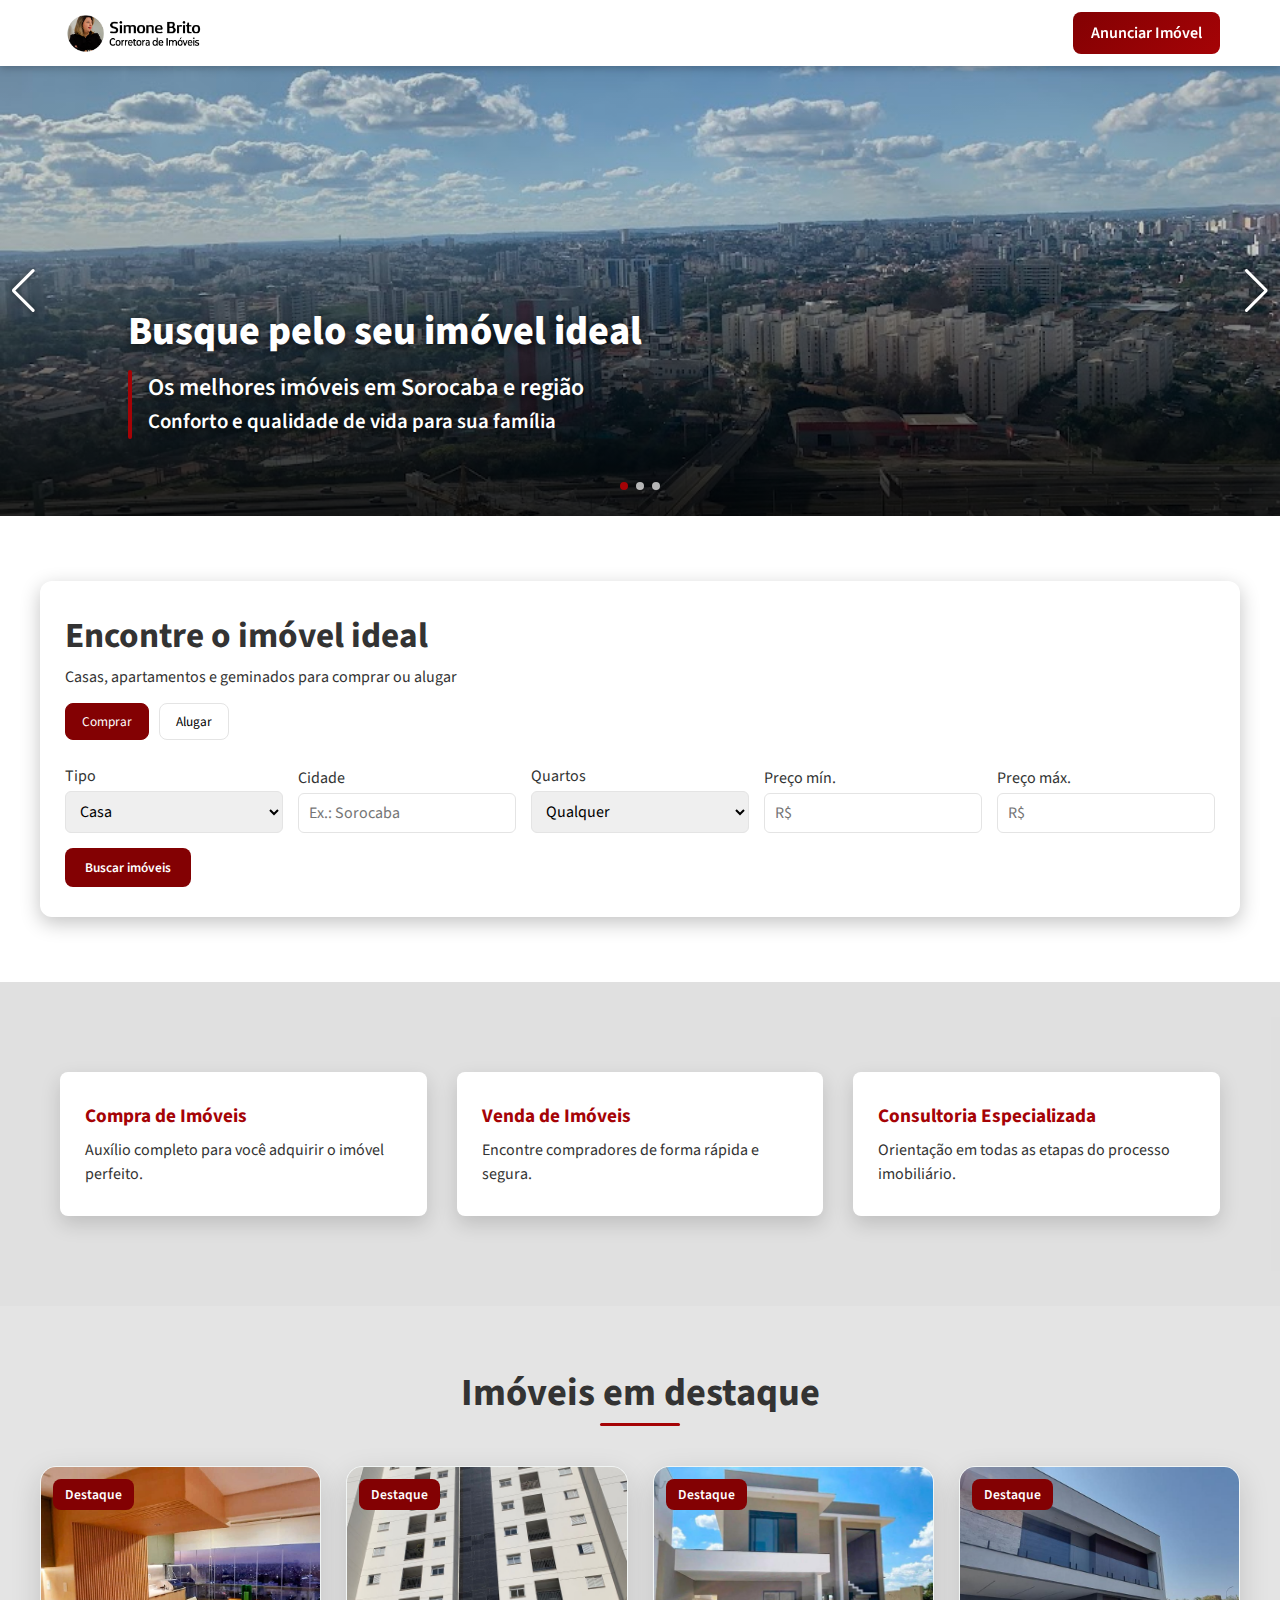
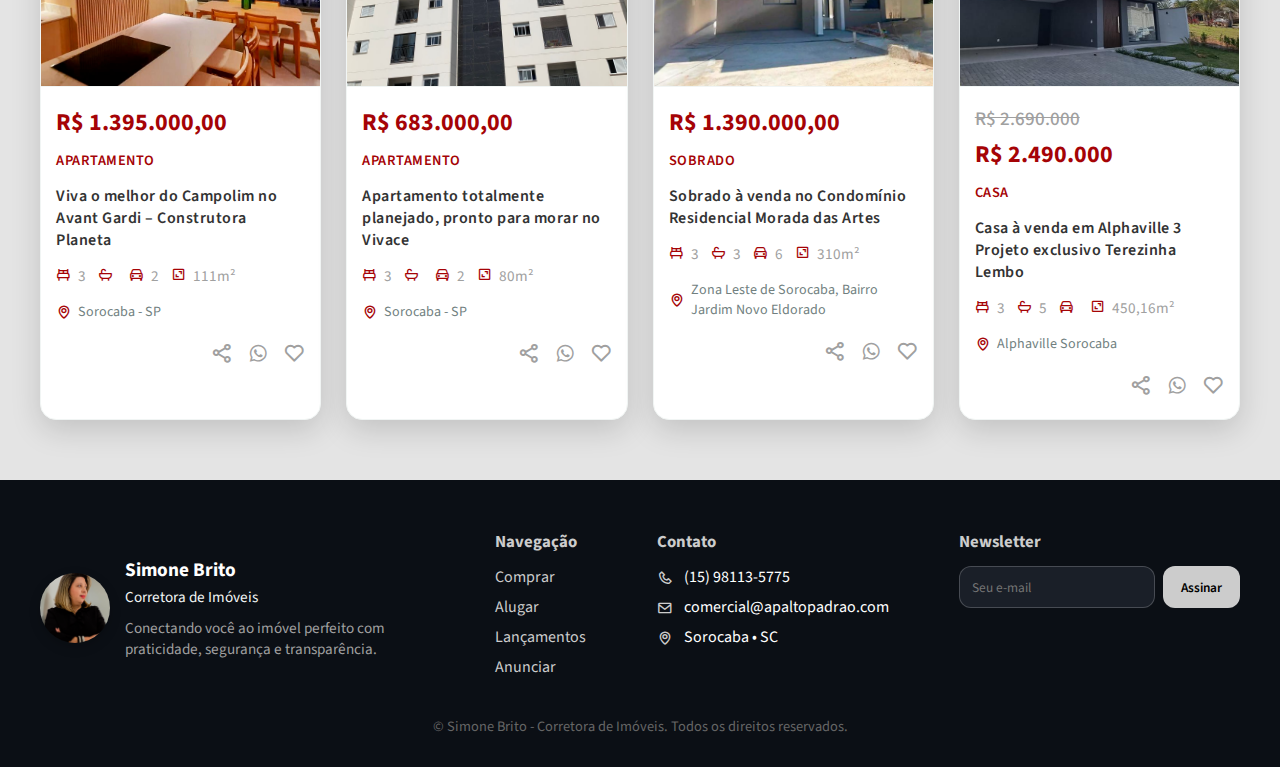
<file: index.html>
<!DOCTYPE html>
<html lang="pt-br">

<head>
    <meta charset="UTF-8" />
    <meta http-equiv="X-UA-Compatible" content="IE=edge" />
    <meta name="viewport" content="width=device-width, initial-scale=1.0" />
    <link rel="shortcut icon" href="" type="image/x-icon" />

    <!--========== BOXICONS ==========-->
    <link href='https://unpkg.com/boxicons@latest/css/boxicons.min.css' rel='stylesheet'>

    <!-- Swiper CSS -->
    <link rel="stylesheet" href="https://cdn.jsdelivr.net/npm/swiper@11/swiper-bundle.min.css" />



    <!--========== MAIN CSS ==========-->
    <link rel="stylesheet" href="assets/css/style.css">

    <title>Simone Brito Corretora de Imóveis</title>
</head>

<body>
    <!--========== HEADER ==========-->
    <header class="header">
        <div class="header_container">
            <!-- Logo -->
            <a href="index.html" class="header_logo">
                <img src="assets/img/Simone_Brito.png" alt="Logo da Imobiliária">
            </a>

            <!-- Menu -->
            <nav class="header_nav" id="nav-menu">
                <!-- Botão Fechar -->
                <div class="header_close" id="menu-close">
                    <i class="bx bx-x"></i>
                </div>
<!-- 
                <ul class="header_menu">
                    <li><a href="#comprar">Comprar</a></li>
                    <li><a href="#alugar">Alugar</a></li>
                    <li><a href="#lancamentos">Lançamentos</a></li>
                    <li><a href="#contato">Contato</a></li>
                </ul> -->
            </nav>

            <a href="#anunciar" class="header_btn">Anunciar Imóvel</a>

            <div class="header_toggle" id="menu-toggle">
                <i class="bx bx-menu"></i>
            </div>
        </div>
    </header>

    <!--========== BANNER ==========-->
    <section class="banner">
        <div class="swiper bannerSwiper">
            <div class="swiper-wrapper">

                <!-- Slide 1 -->
                <div class="swiper-slide">
                    <img src="assets/img/banner_01.jpg" alt="Banner 1">
                    <div class="banner-content">
                        <h1 class="banner-title">Busque pelo seu imóvel ideal</h1>
                        <h3 class="banner-subtitle">Os melhores imóveis em Sorocaba e região <p class="banner-desc">
                                Conforto e qualidade de vida para sua família</p>
                        </h3>

                    </div>
                </div>
                <!-- Slide 2 -->
                <div class="swiper-slide">
                    <img src="assets/img/banner_02.jpg" alt="Banner 2">
                    <div class="banner-content">
                        <h1 class="banner-title">Busque pelo seu imóvel ideal</h1>
                        <h3 class="banner-subtitle">Os melhores imóveis em Sorocaba e região <p class="banner-desc">
                                Conforto e qualidade de vida para sua família</p>
                        </h3>

                    </div>
                </div>
                <!-- Slide 3 -->
                <div class="swiper-slide">
                    <img src="assets/img/banner_01.jpg" alt="Banner 3">
                    <div class="banner-content">
                        <h1 class="banner-title">Busque pelo seu imóvel ideal</h1>
                        <h3 class="banner-subtitle">Os melhores imóveis em Sorocaba e região <p class="banner-desc">
                                Conforto e qualidade de vida para sua família</p>
                        </h3>

                    </div>
                </div>


            </div>

            <!-- Bullets -->
            <div class="swiper-pagination"></div>

            <!-- Setas -->
            <div class="swiper-button-next"></div>
            <div class="swiper-button-prev"></div>
        </div>
    </section>


    <!--========== HERO BUSCA ==========-->
    <section class="hero-search">
        <div class="hero-inner">
            <div class="search-card" role="search" aria-label="Busca de imóveis">
                <!-- Cabeçalho -->
                <div class="search-header">
                    <div class="search-title">
                        <h1>Encontre o imóvel ideal</h1>
                        <p>Casas, apartamentos e geminados para comprar ou alugar</p>
                    </div>
                    <div class="search-tabs" role="tablist" aria-label="Tipo de negociação">
                        <button class="tab active" data-tab="comprar" role="tab" aria-selected="true">Comprar</button>
                        <button class="tab" data-tab="alugar" role="tab" aria-selected="false">Alugar</button>
                    </div>
                </div>

                <!-- FORMULÁRIO DE IMÓVEIS -->
                <form id="searchForm" class="search-filters" action="#resultados" method="get">
                    <div class="filter-field">
                        <label for="tipo">Tipo</label>
                        <select id="tipo" name="tipo">
                            <option>Casa</option>
                            <option>Apartamento</option>
                            <option>Geminado</option>
                            <option>Sobrado</option>
                            <option>Terreno</option>
                        </select>
                    </div>
                    <div class="filter-field">
                        <label for="cidade">Cidade</label>
                        <input id="cidade" name="cidade" list="cidades" placeholder="Ex.: Sorocaba" />
                        <datalist id="cidades">
                            <option value="Joinville"></option>
                            <option value="Florianópolis"></option>
                            <option value="Curitiba"></option>
                            <option value="Balneário Camboriú"></option>
                        </datalist>
                    </div>
                    <div class="filter-field">
                        <label for="quartos">Quartos</label>
                        <select id="quartos" name="quartos">
                            <option value="">Qualquer</option>
                            <option>1+</option>
                            <option>2+</option>
                            <option>3+</option>
                            <option>4+</option>
                        </select>
                    </div>
                    <div class="filter-field">
                        <label for="min">Preço mín.</label>
                        <input id="min" name="min" type="number" inputmode="numeric" placeholder="R$" />
                    </div>
                    <div class="filter-field">
                        <label for="max">Preço máx.</label>
                        <input id="max" name="max" type="number" inputmode="numeric" placeholder="R$" />
                    </div>
                    <input type="hidden" id="negociacao" name="negociacao" value="comprar" />
                    <button class="btn-search" type="submit">Buscar imóveis</button>
                </form>
            </div>
        </div>
    </section>


    <!--========== INFORMAÇÕES ==========-->
    <section class="perks-section" aria-label="Vantagens">
        <div class="perks-grid">

            <div class="perk-tile">
                <div class="perk-info">
                    <strong>Compra de Imóveis</strong>
                    <p>Auxílio completo para você adquirir o imóvel perfeito.</p>
                </div>
            </div>

            <div class="perk-tile">
                <div class="perk-info">
                    <strong>Venda de Imóveis</strong>
                    <p>Encontre compradores de forma rápida e segura.</p>
                </div>
            </div>

            <div class="perk-tile">
                <div class="perk-info">
                    <strong>Consultoria Especializada</strong>
                    <p>Orientação em todas as etapas do processo imobiliário.</p>
                </div>
            </div>

        </div>
    </section>


    <!--========== CARDS DE IMÓVEIS ==========-->
    <section class="property-section" id="resultados" aria-label="Imóveis em destaque">
        <div class="container">
            <h2>Imóveis em destaque</h2>
            <div class="property-grid">

                <!-- Card 1 -->
                <article class="property-card">
                    <div class="property-image">
                        <div class="tag destaque">Destaque</div>
                        <a href="page/singlePageImovel_01.html">
                            <img src="assets/img/imovel_01.jpg" alt="Apartamento" />
                        </a>
                    </div>

                    <div class="property-body">
                        <div class="property-price">R$ 1.395.000,00</div>
                        <div class="property-type">Apartamento</div>
                        <div class="property-title">
                            Viva o melhor do Campolim no Avant Gardi – Construtora Planeta
                        </div>
                        <div class="property-meta">
                            <span><i class="bx bx-bed"></i> 3</span>
                            <span><i class="bx bx-bath"></i> </span>
                            <span><i class="bx bx-car"></i> 2</span>
                            <span><i class="bx bx-area"></i> 111m²</span>
                        </div>
                        <div class="property-location">
                            <i class="bx bx-map"></i> Sorocaba - SP
                        </div>
                        <div class="property-actions">
                            <i class="bx bx-share-alt" title="Compartilhar"></i>
                            <a href="https://api.whatsapp.com/send?phone=5515981135775" target="_blank"><i
                                    class="bx bxl-whatsapp" title="Enviar no WhatsApp"></i></a>
                            <i class="bx bx-heart" title="Favoritar"></i>

                        </div>
                    </div>
                </article>

                <!-- Card 2 -->
                <article class="property-card">
                    <div class="property-image">
                        <div class="tag destaque">Destaque</div>
                        <a href="page/singlePageImovel_02.html">
                            <img src="assets/img/imovel_02.jpg" alt="Apartamento" />
                        </a>
                    </div>

                    <div class="property-body">
                        <div class="property-price">R$ 683.000,00</div>
                        <div class="property-type">Apartamento</div>
                        <div class="property-title">
                            Apartamento totalmente planejado, pronto para morar no Vivace
                        </div>
                        <div class="property-meta">
                            <span><i class="bx bx-bed"></i> 3</span>
                            <span><i class="bx bx-bath"></i> </span>
                            <span><i class="bx bx-car"></i> 2</span>
                            <span><i class="bx bx-area"></i> 80m²</span>
                        </div>
                        <div class="property-location">
                            <i class="bx bx-map"></i> Sorocaba - SP
                        </div>
                        <div class="property-actions">
                            <i class="bx bx-share-alt" title="Compartilhar"></i>
                            <a href="https://api.whatsapp.com/send?phone=5515981135775" target="_blank"><i
                                    class="bx bxl-whatsapp" title="Enviar no WhatsApp"></i></a>
                            <i class="bx bx-heart" title="Favoritar"></i>

                        </div>
                    </div>
                </article>

                <!-- Card 3 -->
                <article class="property-card">
                    <div class="property-image">
                        <div class="tag destaque">Destaque</div>
                        <a href="page/singlePageImovel_03.html">
                            <img src="assets/img/imovel_03.jpg" alt="Sobrado" />
                        </a>
                    </div>

                    <div class="property-body">
                        <div class="property-price">R$ 1.390.000,00</div>
                        <div class="property-type">Sobrado</div>
                        <div class="property-title">
                            Sobrado à venda no Condomínio Residencial Morada das Artes
                        </div>
                        <div class="property-meta">
                            <span><i class="bx bx-bed"></i> 3</span>
                            <span><i class="bx bx-bath"></i> 3</span>
                            <span><i class="bx bx-car"></i> 6</span>
                            <span><i class="bx bx-area"></i> 310m²</span>
                        </div>
                        <div class="property-location">
                            <i class="bx bx-map"></i> Zona Leste de Sorocaba, Bairro Jardim Novo Eldorado
                        </div>
                        <div class="property-actions">
                            <i class="bx bx-share-alt" title="Compartilhar"></i>
                            <a href="https://api.whatsapp.com/send?phone=5515981135775" target="_blank"><i
                                    class="bx bxl-whatsapp" title="Enviar no WhatsApp"></i></a>
                            <i class="bx bx-heart" title="Favoritar"></i>

                        </div>
                    </div>
                </article>

                <!-- Card 4 -->
                <article class="property-card">
                    <div class="property-image">
                        <div class="tag destaque">Destaque</div>
                        <a href="page/singlePageImovel_04.html">
                            <img src="assets/img/imovel_04.jpg" alt="Casa" />
                        </a>
                    </div>

                    <div class="property-body">
                        <div class="property-price">
                            <div class="old-price">R$ 2.690.000</div>
                            <div>R$ 2.490.000</div>
                        </div>

                        <div class="property-type">Casa</div>
                        <div class="property-title">
                            Casa à venda em Alphaville 3 Projeto exclusivo Terezinha Lembo
                        </div>
                        <div class="property-meta">
                            <span><i class="bx bx-bed"></i> 3</span>
                            <span><i class="bx bx-bath"></i> 5</span>
                            <span><i class="bx bx-car"></i> </span>
                            <span><i class="bx bx-area"></i> 450,16m²</span>
                        </div>
                        <div class="property-location">
                            <i class="bx bx-map"></i> Alphaville Sorocaba
                        </div>
                        <div class="property-actions">
                            <i class="bx bx-share-alt" title="Compartilhar"></i>
                            <a href="https://api.whatsapp.com/send?phone=5515981135775" target="_blank"><i
                                    class="bx bxl-whatsapp" title="Enviar no WhatsApp"></i></a>
                            <i class="bx bx-heart" title="Favoritar"></i>

                        </div>
                    </div>
                </article>

            </div>
        </div>
    </section>




    <!--========== FOOTER ==========-->
    <footer id="contato">
        <div class="container footer-grid">
            <!-- Logo e descrição -->
            <div class="footer-brand">
                <img src="assets/img/Simone Brito_02.png" alt="Simone Brito" class="footer-logo">
                <div class="footer-brand-info">
                    <strong class="agent-name">Simone Brito</strong>
                    <p class="agent-role">Corretora de Imóveis</p>
                    <p class="footer-desc">
                        Conectando você ao imóvel perfeito com praticidade, segurança e transparência.
                    </p>
                </div>
            </div>


            <!-- Navegação -->
            <div class="footer-nav">
                <h4>Navegação</h4>
                <ul>
                    <li><a href="#comprar">Comprar</a></li>
                    <li><a href="#alugar">Alugar</a></li>
                    <li><a href="#lancamentos">Lançamentos</a></li>
                    <li><a href="#anunciar">Anunciar</a></li>
                </ul>
            </div>

            <!-- Contato -->
            <div class="footer-contact">
                <h4>Contato</h4>
                <ul>
                    <li><i class='bx bx-phone'></i> (15) 98113-5775</li>
                    <li><i class='bx bx-envelope'></i> comercial@apaltopadrao.com</li>
                    <li><i class='bx bx-map'></i> Sorocaba • SC</li>
                </ul>
            </div>

            <!-- Newsletter -->
            <div class="footer-newsletter">
                <h4>Newsletter</h4>
                <form onsubmit="event.preventDefault(); alert('Inscrito com sucesso!');">
                    <input type="email" placeholder="Seu e-mail" aria-label="Seu e-mail" />
                    <button class="btn" type="submit">Assinar</button>
                </form>
            </div>
        </div>

        <!-- Nota de rodapé -->
        <div class="container foot-note">
            © <span id="year">Simone Brito - </span>Corretora de Imóveis. Todos os direitos reservados.
        </div>
    </footer>


    <!-- SwiperJS -->
    <script src="https://cdn.jsdelivr.net/npm/swiper@11/swiper-bundle.min.js"></script>

    <!-- main.js -->
    <script src="assets/js/main.js"></script>


</body>

</html>
</file>
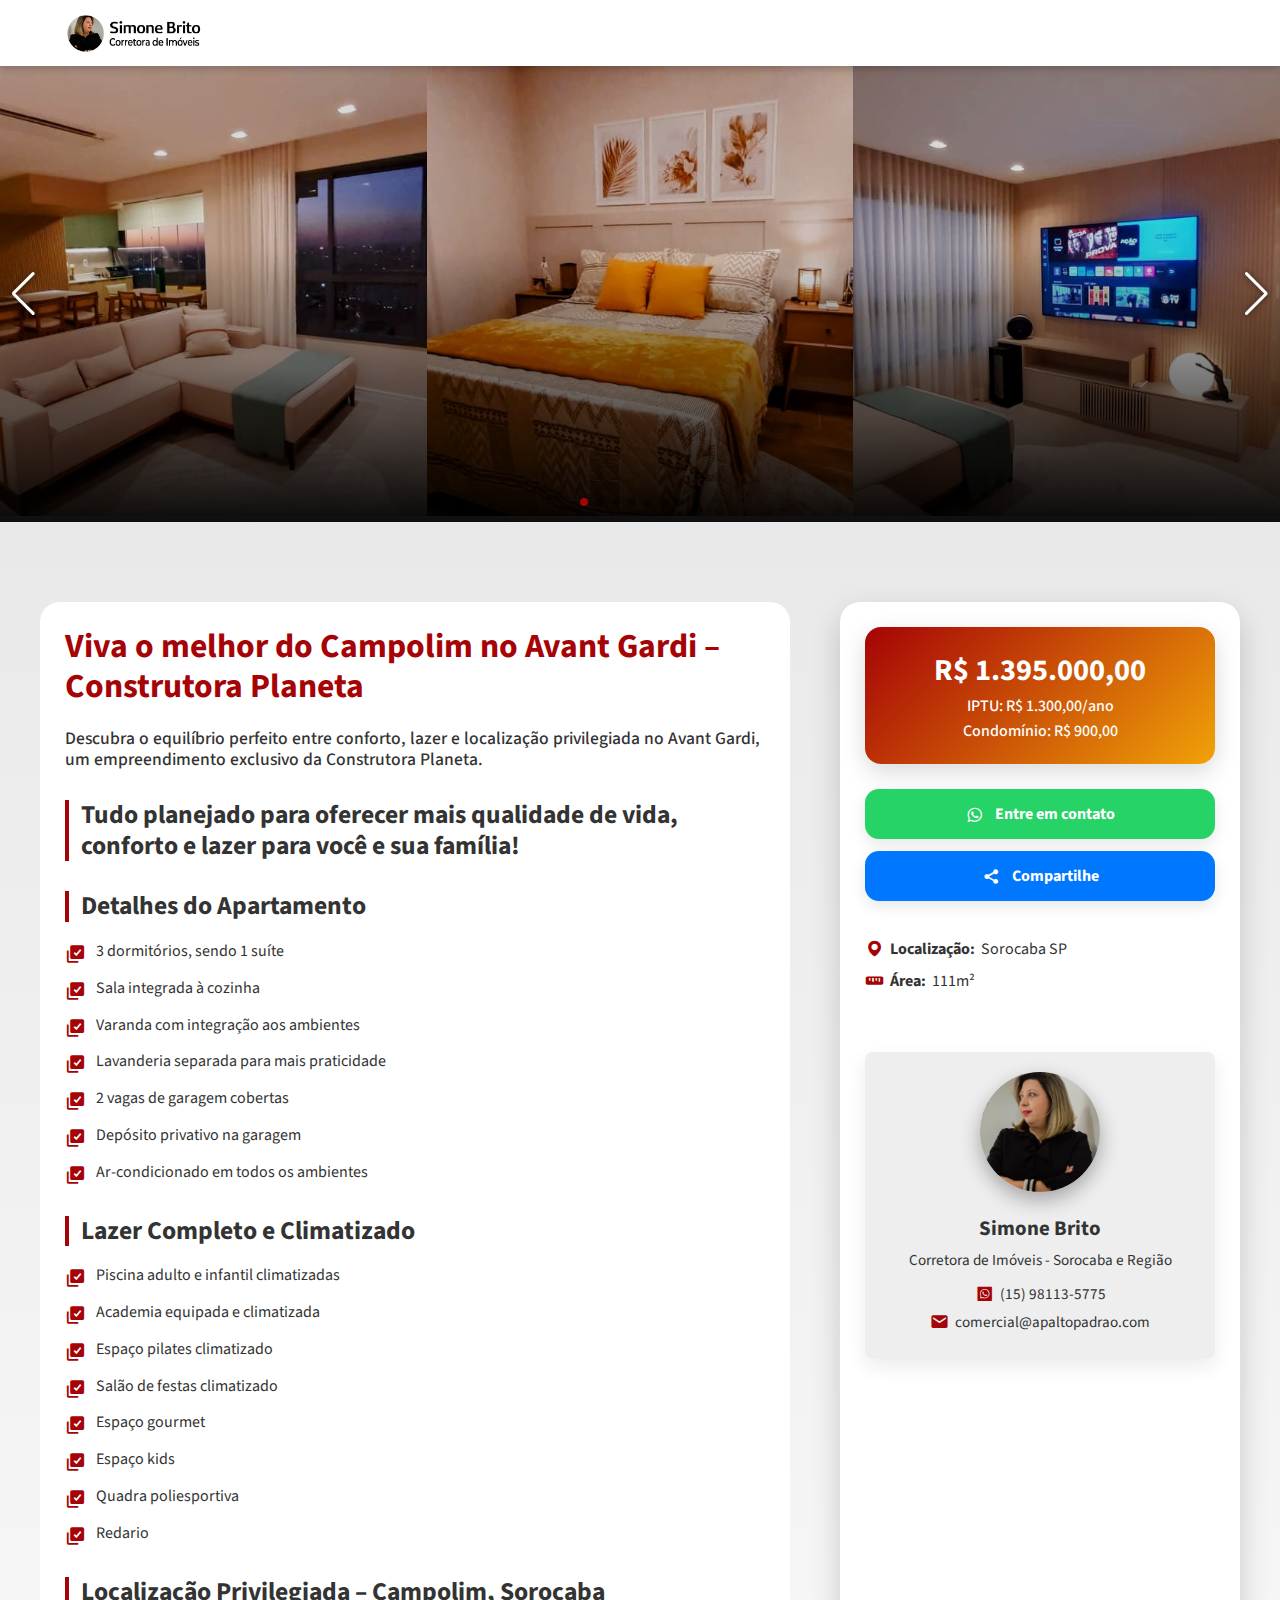
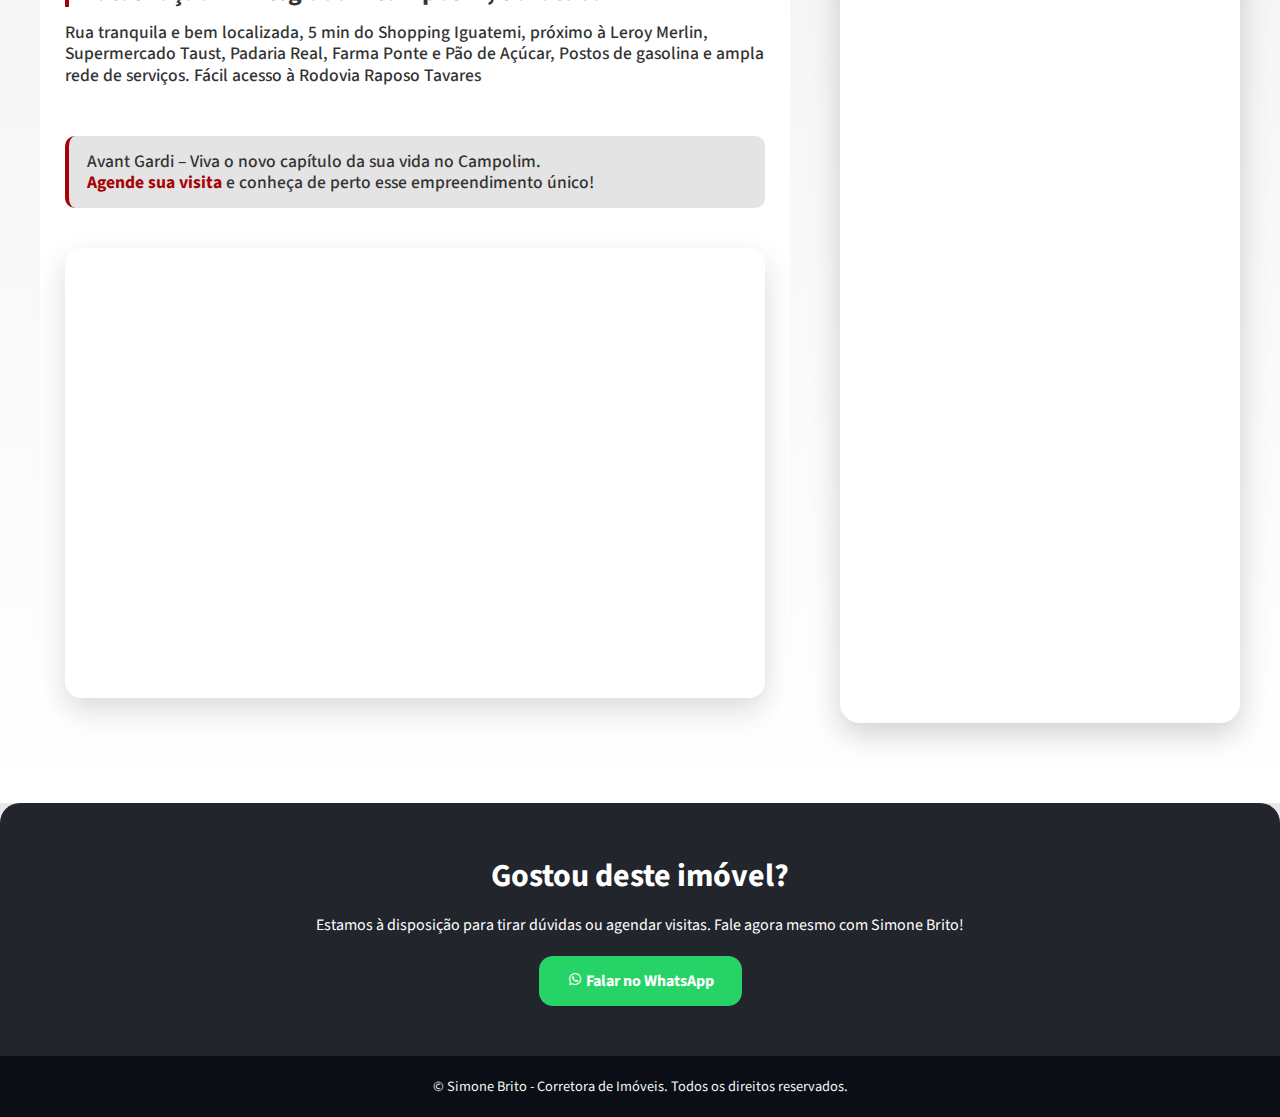
<file: page/singlePageImovel_01.html>
<!DOCTYPE html>
<html lang="pt-br">

<head>
  <meta charset="UTF-8" />
  <meta http-equiv="X-UA-Compatible" content="IE=edge" />
  <meta name="viewport" content="width=device-width, initial-scale=1.0" />
  <link rel="shortcut icon" href="" type="image/x-icon" />

  <!--========== BOXICONS ==========-->
  <link href='https://unpkg.com/boxicons@latest/css/boxicons.min.css' rel='stylesheet'>

  <!-- Swiper CSS -->
  <link rel="stylesheet" href="https://cdn.jsdelivr.net/npm/swiper@11/swiper-bundle.min.css" />



  <!--========== MAIN CSS ==========-->
  <link rel="stylesheet" href="../assets/css/style.css">

  <title>Simone Brito Corretora de Imóveis</title>
</head>

<body>
  <!--========== HEADER ==========-->
  <header class="header">
    <div class="header_container">
      <!-- Logo -->
      <a href="../index.html" class="header_logo">
        <img src="../assets/img/Simone_Brito.png" alt="Logo da Imobiliária">
      </a>

      <!-- Menu -->
      <nav class="header_nav" id="nav-menu">
        <!-- Botão Fechar -->
        <div class="header_close" id="menu-close">
          <i class="bx bx-x"></i>
        </div>

        <!-- <ul class="header_menu">
          <li><a href="#comprar">Comprar</a></li>
          <li><a href="#alugar">Alugar</a></li>
          <li><a href="#lancamentos">Lançamentos</a></li>
          <li><a href="#contato">Contato</a></li>
        </ul> -->
      </nav>

      <!-- Botão CTA -->
      <!-- <a href="#anunciar" class="header_btn">Anunciar Imóvel</a> -->

      <!-- Menu Mobile -->
      <div class="header_toggle" id="menu-toggle">
        <i class="bx bx-menu"></i>
      </div>
    </div>
  </header>

  <section class="singleBanner">
    <div class="swiper singleBannerSwiper">
      <div class="swiper-wrapper">

        <div class="swiper-slide">
          <img src="../assets/img/imoveis_01/1.jpg" alt="Imagem do imóvel 1">
        </div>
        <div class="swiper-slide">
          <img src="../assets/img/imoveis_01/2.jpg" alt="Imagem do imóvel 2">
        </div>
        <div class="swiper-slide">
          <img src="../assets/img/imoveis_01/3.jpg" alt="Imagem do imóvel 3">
        </div>
        <div class="swiper-slide">
          <img src="../assets/img/imoveis_01/4.jpg" alt="Imagem do imóvel 4">
        </div>
        <div class="swiper-slide">
          <img src="../assets/img/imoveis_01/5.jpg" alt="Imagem do imóvel 5">
        </div>
        <div class="swiper-slide">
          <img src="../assets/img/imoveis_01/6.jpg" alt="Imagem do imóvel 6">
        </div>
        <div class="swiper-slide">
          <img src="../assets/img/imoveis_01/7.jpg" alt="Imagem do imóvel 7">
        </div>
        <div class="swiper-slide">
          <img src="../assets/img/imoveis_01/8.jpg" alt="Imagem do imóvel 8">
        </div>

      </div>

      <div class="swiper-pagination"></div>

      <div class="swiper-button-next"></div>
      <div class="swiper-button-prev"></div>
    </div>
  </section>

  <!--========== DETALHES DO IMÓVEL ==========-->
  <section class="single-property-details">
    <div class="container-single">
      <div class="property-grid">

        <!-- Coluna ESQUERDA - Descrição do imóvel -->
        <div class="property-info">
          <h2>Viva o melhor do Campolim no Avant Gardi – Construtora Planeta</h2>
          <p>Descubra o equilíbrio perfeito entre conforto, lazer e localização privilegiada no Avant Gardi, um
            empreendimento exclusivo da Construtora Planeta.
          </p>

          <!-- Lista de benefícios do condomínio -->
          <h3>Tudo planejado para oferecer mais qualidade de vida, conforto e lazer para você e sua família!</h3>
          <h3>Detalhes do Apartamento</h3>
          <ul class="features-list">
            <li><i class='bx bxs-select-multiple'></i> 3 dormitórios, sendo 1 suíte</li>
            <li><i class='bx bxs-select-multiple'></i> Sala integrada à cozinha</li>
            <li><i class='bx bxs-select-multiple'></i> Varanda com integração aos ambientes</li>
            <li><i class='bx bxs-select-multiple'></i> Lavanderia separada para mais praticidade</li>
            <li><i class='bx bxs-select-multiple'></i> 2 vagas de garagem cobertas</li>
            <li><i class='bx bxs-select-multiple'></i> Depósito privativo na garagem</li>
            <li><i class='bx bxs-select-multiple'></i> Ar-condicionado em todos os ambientes</li>
          </ul>
          <h3>Lazer Completo e Climatizado</h3>
          <ul class="features-list">
            <li><i class='bx bxs-select-multiple'></i> Piscina adulto e infantil climatizadas</li>
            <li><i class='bx bxs-select-multiple'></i> Academia equipada e climatizada</li>
            <li><i class='bx bxs-select-multiple'></i> Espaço pilates climatizado</li>
            <li><i class='bx bxs-select-multiple'></i> Salão de festas climatizado</li>
            <li><i class='bx bxs-select-multiple'></i> Espaço gourmet</li>
            <li><i class='bx bxs-select-multiple'></i> Espaço kids</li>
            <li><i class='bx bxs-select-multiple'></i> Quadra poliesportiva</li>
            <li><i class='bx bxs-select-multiple'></i> Redario</li>
          </ul>

          <h3>Localização Privilegiada – Campolim, Sorocaba</h3>
          <p>Rua tranquila e bem localizada, 5 min do Shopping Iguatemi, próximo à Leroy Merlin, Supermercado Taust,
            Padaria Real, Farma Ponte e Pão de Açúcar, Postos de gasolina e ampla rede de serviços. Fácil acesso à
            Rodovia Raposo Tavares
          </p>


          <!-- Box de chamada para ação -->
          <div class="call-to-action-box">
            <p>Avant Gardi – Viva o novo capítulo da sua vida no Campolim.</p>
            <p><strong>Agende sua visita</strong> e conheça de perto esse empreendimento único!</p>
          </div>

          <!-- Vídeo do imóvel -->
          <div class="property-video">
            <iframe width="100%" height="450" src="https://www.youtube.com/embed/tknbijViDZE?feature=share
" title="Vídeo do Imóvel"
              frameborder="0"
              allow="accelerometer; autoplay; clipboard-write; encrypted-media; gyroscope; picture-in-picture"
              allowfullscreen>
            </iframe>
          </div>
        </div>


        <!-- Coluna DIREITA - Informações rápidas -->
        <div class="property-sidebar">
          <!-- Preço -->
          <div class="single-price-box">
            <div class="single-property-price">
              <!-- <div class="single-old-price">R$ 2.690.000</div> -->
              <div class="single-new-price">R$ 1.395.000,00</div>
            </div>
            <p class="single-price-sub">IPTU: R$ 1.300,00/ano</p>
            <p class="single-price-sub">Condomínio: R$ 900,00</p>
          </div>

          <!-- Botões de contato e compartilhamento -->
          <div class="action-buttons">
            <a href="https://api.whatsapp.com/send?phone=5515981135775" target="_blank" class="btn-contact">
              <i class='bx bxl-whatsapp'></i> Entre em contato
            </a>
            <a href="#" class="btn-share">
              <i class='bx bxs-share-alt'></i> Compartilhe
            </a>
          </div>

          <!-- Informações adicionais -->
          <div class="additional-info">
            <p><i class='bx bxs-map'></i> <strong>Localização:</strong> Sorocaba SP </p>
            <p><i class='bx bxs-ruler'></i> <strong>Área:</strong> 111m²</p>
          </div>

          <!-- Card da corretora -->
          <div class="agent-card">
            <img src="../assets/img/Simone Brito_01.png" alt="Simone Brito" class="agent-photo">
            <div class="agent-info">
              <h4>Simone Brito</h4>
              <p class="role">Corretora de Imóveis - Sorocaba e Região</p>
              <p><i class='bx bxl-whatsapp-square'></i> (15) 98113-5775</p>
              <p><i class='bx bxs-envelope'></i> comercial@apaltopadrao.com</p>
            </div>
          </div>
        </div>
      </div>
    </div>
  </section>


  <!--========== CTA FINAL ==========-->
  <section class="ctaSingle">
    <h2>Gostou deste imóvel?</h2>
    <p>Estamos à disposição para tirar dúvidas ou agendar visitas. Fale agora mesmo com Simone Brito!</p>
    <a href="https://api.whatsapp.com/send?phone=5515981135775" target="_blank" class="btn-whatsapp">
      <i class='bx bxl-whatsapp'></i> Falar no WhatsApp
    </a>
  </section>


  <!--========== FOOTER ==========-->
  <footer class="footerSingle">
    © <span id="year">Simone Brito - </span>Corretora de Imóveis. Todos os direitos reservados.
  </footer>


  <!-- SwiperJS -->
  <script src="https://cdn.jsdelivr.net/npm/swiper@11/swiper-bundle.min.js"></script>
  <script src="../assets/js/main.js"></script>
  <!-- main.js -->


  <script>
    const singleBanner = new Swiper(".singleBannerSwiper", {
      slidesPerView: 3,
      spaceBetween: 0,
      loop: true,
      navigation: {
        nextEl: ".singleBannerSwiper .swiper-button-next",
        prevEl: ".singleBannerSwiper .swiper-button-prev",
      },
      pagination: {
        el: ".singleBannerSwiper .swiper-pagination",
        clickable: true,
      },
      breakpoints: {
        900: { slidesPerView: 3 },
        600: { slidesPerView: 2 },
        300: { slidesPerView: 1 },
      },
    });
  </script>


</body>

</html>
</file>
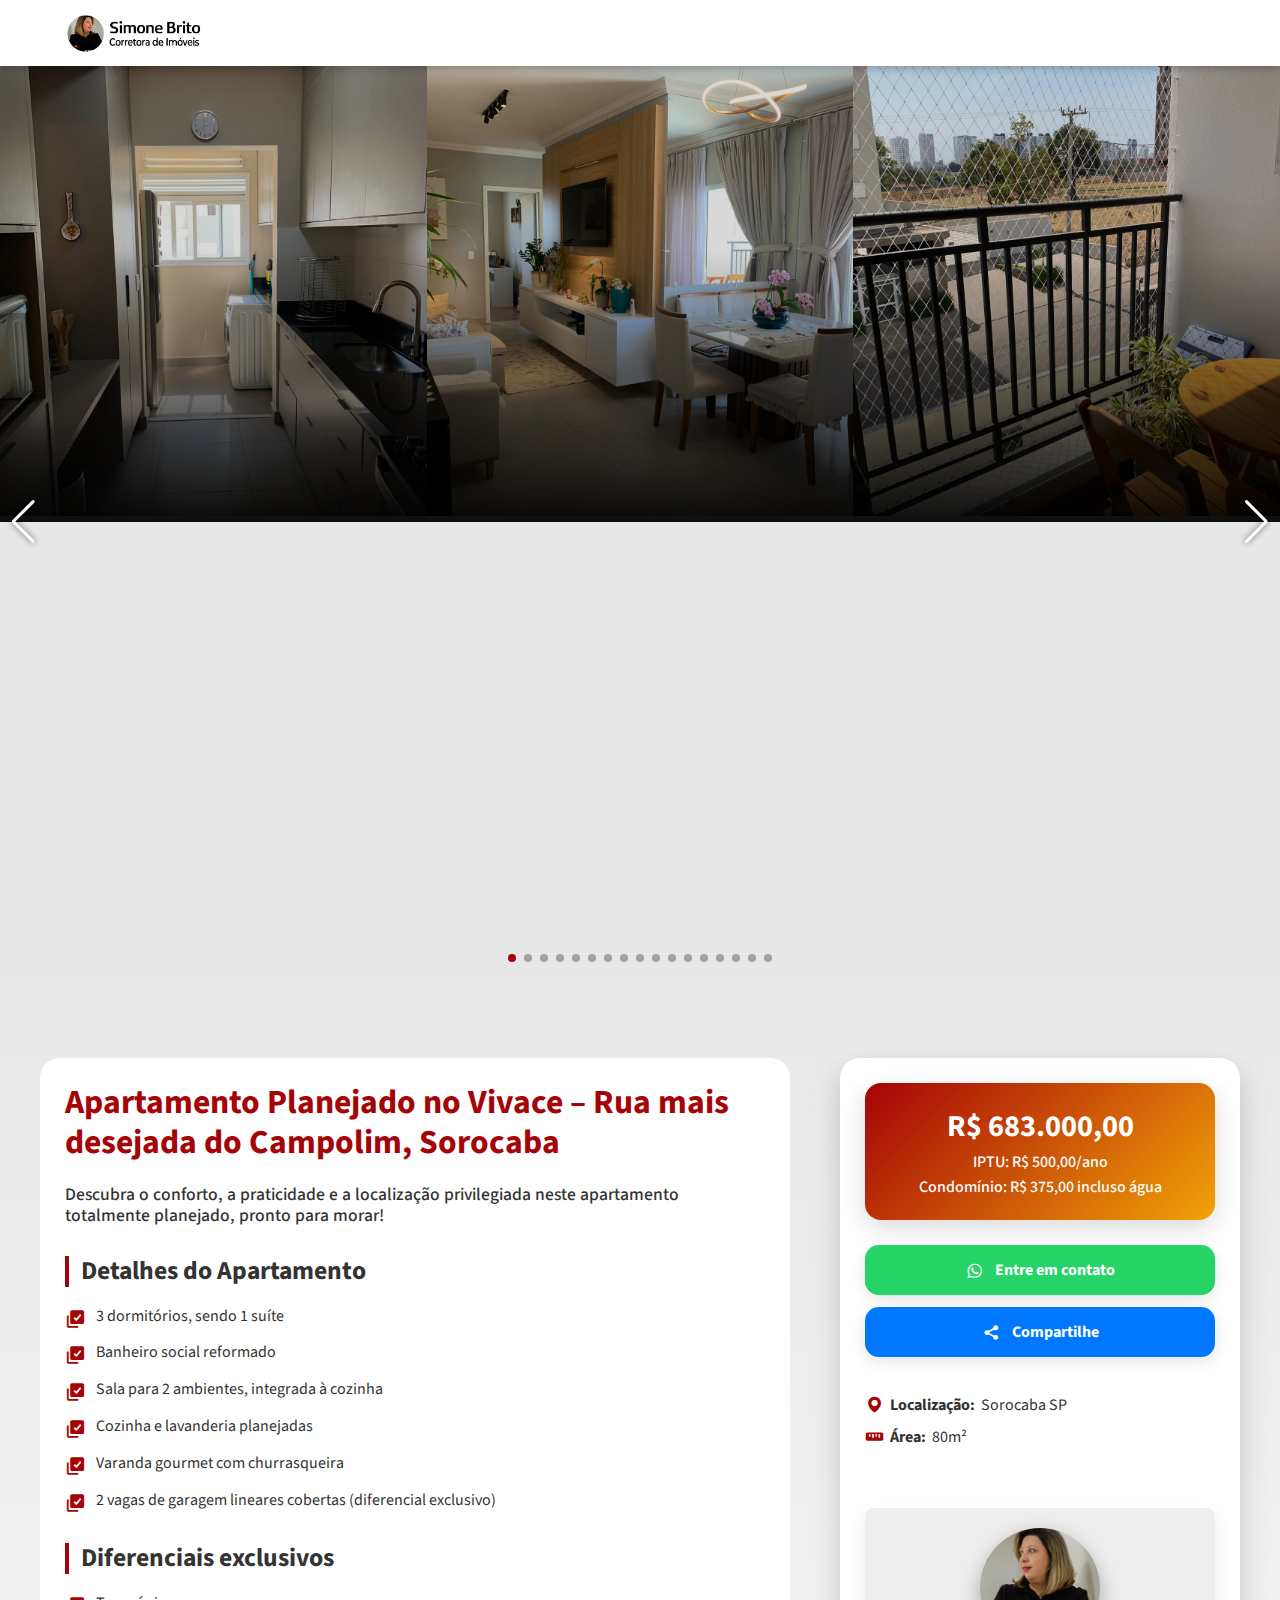
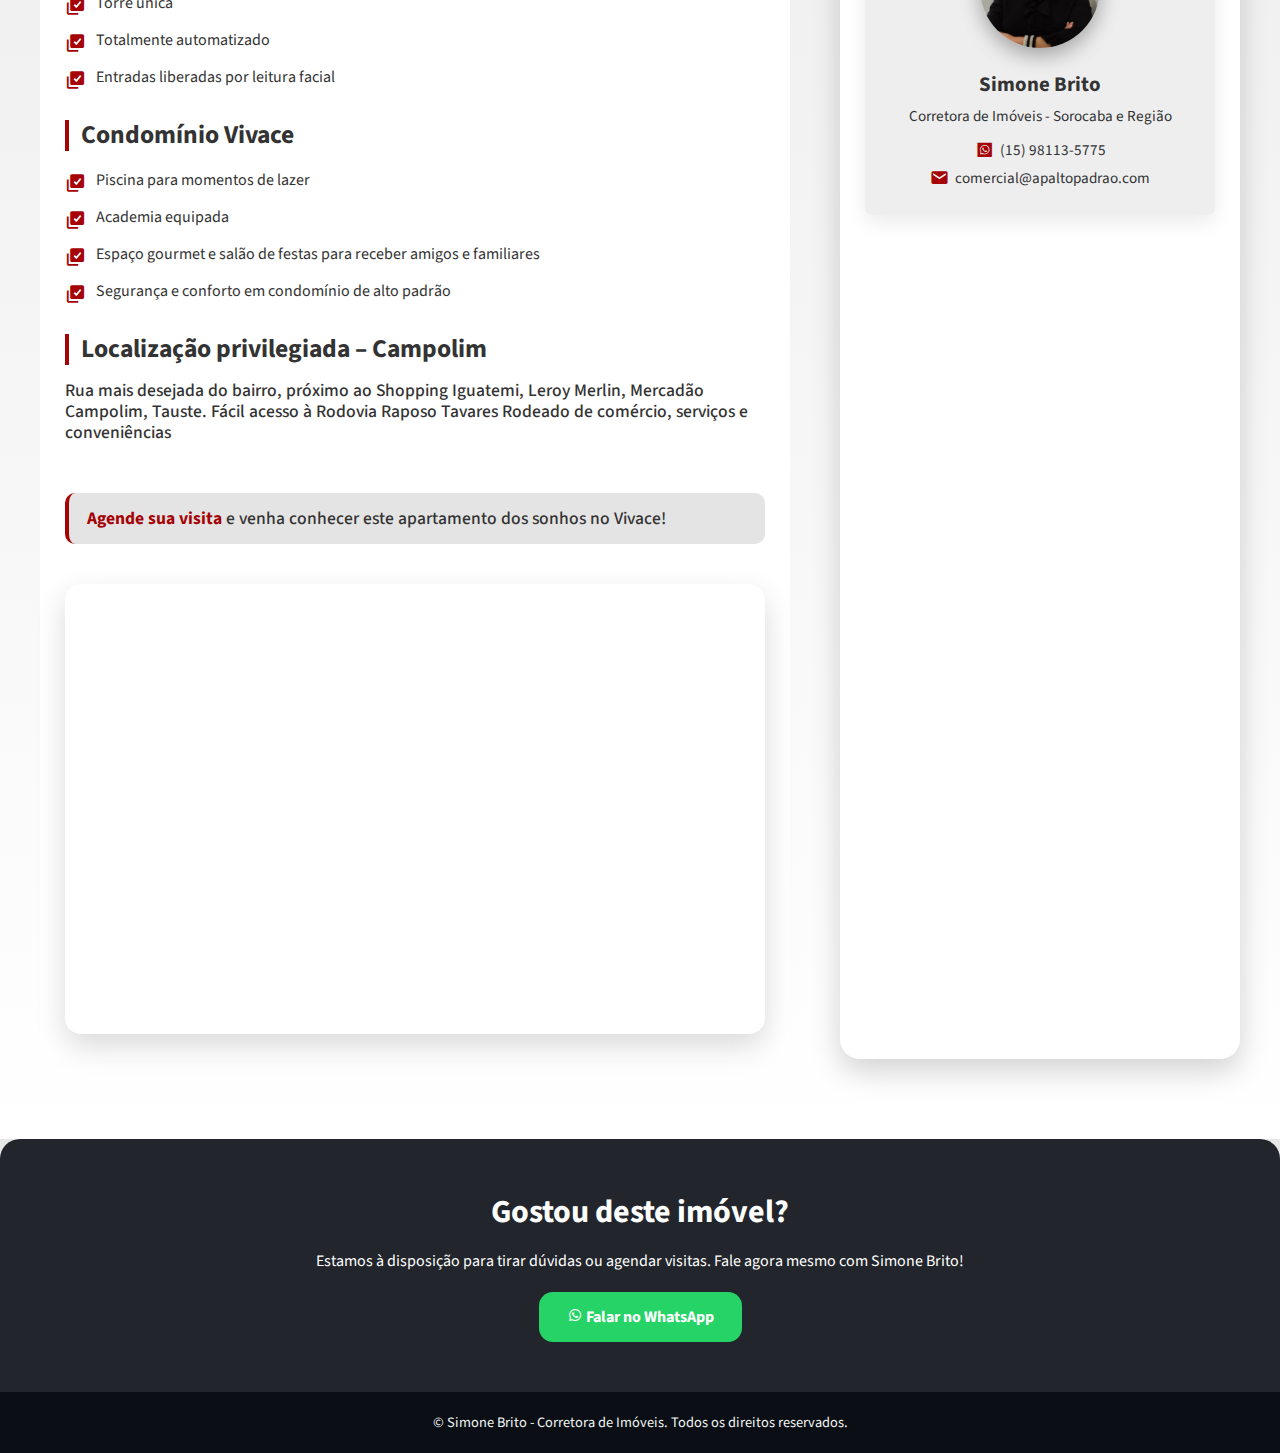
<file: page/singlePageImovel_02.html>
<!DOCTYPE html>
<html lang="pt-br">

<head>
  <meta charset="UTF-8" />
  <meta http-equiv="X-UA-Compatible" content="IE=edge" />
  <meta name="viewport" content="width=device-width, initial-scale=1.0" />
  <link rel="shortcut icon" href="" type="image/x-icon" />

  <!--========== BOXICONS ==========-->
  <link href='https://unpkg.com/boxicons@latest/css/boxicons.min.css' rel='stylesheet'>

  <!-- Swiper CSS -->
  <link rel="stylesheet" href="https://cdn.jsdelivr.net/npm/swiper@11/swiper-bundle.min.css" />



  <!--========== MAIN CSS ==========-->
  <link rel="stylesheet" href="../assets/css/style.css">

  <title>Simone Brito Corretora de Imóveis</title>
</head>

<body>
  <!--========== HEADER ==========-->
  <header class="header">
    <div class="header_container">
      <!-- Logo -->
      <a href="../index.html" class="header_logo">
        <img src="../assets/img/Simone_Brito.png" alt="Logo da Imobiliária">
      </a>

      <!-- Menu -->
      <nav class="header_nav" id="nav-menu">
        <!-- Botão Fechar -->
        <div class="header_close" id="menu-close">
          <i class="bx bx-x"></i>
        </div>

        <!-- <ul class="header_menu">
          <li><a href="#comprar">Comprar</a></li>
          <li><a href="#alugar">Alugar</a></li>
          <li><a href="#lancamentos">Lançamentos</a></li>
          <li><a href="#contato">Contato</a></li>
        </ul> -->
      </nav>

      <!-- Botão CTA -->
      <!-- <a href="#anunciar" class="header_btn">Anunciar Imóvel</a> -->

      <!-- Menu Mobile -->
      <div class="header_toggle" id="menu-toggle">
        <i class="bx bx-menu"></i>
      </div>
    </div>
  </header>

  <section class="singleBanner">
    <div class="swiper singleBannerSwiper">
      <div class="swiper-wrapper">

        <div class="swiper-slide">
          <img src="../assets/img/imoveis_02/1.jpg" alt="Imagem do imóvel 1">
        </div>

        <div class="swiper-slide">
          <img src="../assets/img/imoveis_02/2.jpg" alt="Imagem do imóvel 2">
        </div>

        <div class="swiper-slide">
          <img src="../assets/img/imoveis_02/3.jpg" alt="Imagem do imóvel 3">
        </div>

        <div class="swiper-slide">
          <img src="../assets/img/imoveis_02/4.jpg" alt="Imagem do imóvel 4">
        </div>

        <div class="swiper-slide">
          <img src="../assets/img/imoveis_02/5.jpg" alt="Imagem do imóvel 5">
        </div>

        <div class="swiper-slide">
          <img src="../assets/img/imoveis_02/6.jpg" alt="Imagem do imóvel 6">
        </div>

        <div class="swiper-slide">
          <img src="../assets/img/imoveis_02/7.jpg" alt="Imagem do imóvel 7">
        </div>

        <div class="swiper-slide">
          <img src="../assets/img/imoveis_02/8.jpg" alt="Imagem do imóvel 8">
        </div>

        <div class="swiper-slide">
          <img src="../assets/img/imoveis_02/9.jpg" alt="Imagem do imóvel 9">
        </div>

        <div class="swiper-slide">
          <img src="../assets/img/imoveis_02/10.jpg" alt="Imagem do imóvel 10">
        </div>

        <div class="swiper-slide">
          <img src="../assets/img/imoveis_02/11.jpg" alt="Imagem do imóvel 11">
        </div>

        <div class="swiper-slide">
          <img src="../assets/img/imoveis_02/12.jpg" alt="Imagem do imóvel 12">
        </div>

        <div class="swiper-slide">
          <img src="../assets/img/imoveis_02/13.jpg" alt="Imagem do imóvel 13">
        </div>

        <div class="swiper-slide">
          <img src="../assets/img/imoveis_02/14.jpg" alt="Imagem do imóvel 14">
        </div>

        <div class="swiper-slide">
          <img src="../assets/img/imoveis_02/15.jpg" alt="Imagem do imóvel 15">
        </div>

        <div class="swiper-slide">
          <img src="../assets/img/imoveis_02/16.jpg" alt="Imagem do imóvel 16">
        </div>

        <div class="swiper-slide">
          <img src="../assets/img/imoveis_02/17.jpg" alt="Imagem do imóvel 17">

        <div class="swiper-slide">
          <img src="../assets/img/imoveis_02/18.jpg" alt="Imagem do imóvel 18">
        </div>



      </div>

      <div class="swiper-pagination"></div>

      <div class="swiper-button-next"></div>
      <div class="swiper-button-prev"></div>
    </div>
  </section>


  <!--========== DETALHES DO IMÓVEL ==========-->
  <section class="single-property-details">
    <div class="container-single">
      <div class="property-grid">

        <!-- Coluna ESQUERDA - Descrição do imóvel -->
        <div class="property-info">
          <h2>Apartamento Planejado no Vivace – Rua mais desejada do Campolim, Sorocaba</h2>
          <p>Descubra o conforto, a praticidade e a localização privilegiada neste apartamento totalmente planejado,
            pronto para morar!</p>

          <!-- Lista de benefícios do condomínio -->
          <h3></h3>
          <h3>Detalhes do Apartamento</h3>
          <ul class="features-list">
            <li><i class='bx bxs-select-multiple'></i> 3 dormitórios, sendo 1 suíte</li>
            <li><i class='bx bxs-select-multiple'></i> Banheiro social reformado</li>
            <li><i class='bx bxs-select-multiple'></i> Sala para 2 ambientes, integrada à cozinha</li>
            <li><i class='bx bxs-select-multiple'></i> Cozinha e lavanderia planejadas</li>
            <li><i class='bx bxs-select-multiple'></i> Varanda gourmet com churrasqueira</li>
            <li><i class='bx bxs-select-multiple'></i> 2 vagas de garagem lineares cobertas (diferencial exclusivo)</li>

          </ul>
          <h3>Diferenciais exclusivos</h3>
          <ul class="features-list">
            <li><i class='bx bxs-select-multiple'></i> Torre única</li>
            <li><i class='bx bxs-select-multiple'></i> Totalmente automatizado</li>
            <li><i class='bx bxs-select-multiple'></i> Entradas liberadas por leitura facial</li>
          </ul>

          <h3>Condomínio Vivace</h3>
          <ul class="features-list">
            <li><i class='bx bxs-select-multiple'></i> Piscina para momentos de lazer</li>
            <li><i class='bx bxs-select-multiple'></i> Academia equipada</li>
            <li><i class='bx bxs-select-multiple'></i> Espaço gourmet e salão de festas para receber amigos e familiares
            </li>
            <li><i class='bx bxs-select-multiple'></i> Segurança e conforto em condomínio de alto padrão</li>
          </ul>

          <h3>Localização privilegiada – Campolim</h3>
          <p>Rua mais desejada do bairro, próximo ao Shopping Iguatemi, Leroy Merlin, Mercadão Campolim, Tauste. Fácil
            acesso à Rodovia Raposo Tavares Rodeado de comércio, serviços e conveniências
          </p>




          <!-- Box de chamada para ação -->
          <div class="call-to-action-box">
            <p></p>
            <p><strong>Agende sua visita</strong> e venha conhecer este apartamento dos sonhos no Vivace!</p>
          </div>

          <!-- Vídeo do imóvel -->
          <div class="property-video">
            <iframe width="100%" height="450" src="https://www.youtube.com/embed/aiMiwqETflU?feature=share"
              title="Vídeo do Imóvel" frameborder="0"
              allow="accelerometer; autoplay; clipboard-write; encrypted-media; gyroscope; picture-in-picture"
              allowfullscreen>
            </iframe>
          </div>
        </div>


        <!-- Coluna DIREITA - Informações rápidas -->
        <div class="property-sidebar">
          <!-- Preço -->
          <div class="single-price-box">
            <div class="single-property-price">
              <!-- <div class="single-old-price">R$ 2.690.000</div> -->
              <div class="single-new-price">R$ 683.000,00</div>
            </div>
            <p class="single-price-sub">IPTU: R$ 500,00/ano</p>
            <p class="single-price-sub">Condomínio: R$ 375,00 incluso água</p>
          </div>

          <!-- Botões de contato e compartilhamento -->
          <div class="action-buttons">
            <a href="https://api.whatsapp.com/send?phone=5515981135775" target="_blank" class="btn-contact">
              <i class='bx bxl-whatsapp'></i> Entre em contato
            </a>
            <a href="#" class="btn-share">
              <i class='bx bxs-share-alt'></i> Compartilhe
            </a>
          </div>

          <!-- Informações adicionais -->
          <div class="additional-info">
            <p><i class='bx bxs-map'></i> <strong>Localização:</strong> Sorocaba SP </p>
            <p><i class='bx bxs-ruler'></i> <strong>Área:</strong> 80m²</p>
          </div>

          <!-- Card da corretora -->
          <div class="agent-card">
            <img src="../assets/img/Simone Brito_01.png" alt="Simone Brito" class="agent-photo">
            <div class="agent-info">
              <h4>Simone Brito</h4>
              <p class="role">Corretora de Imóveis - Sorocaba e Região</p>
              <p><i class='bx bxl-whatsapp-square'></i> (15) 98113-5775</p>
              <p><i class='bx bxs-envelope'></i> comercial@apaltopadrao.com</p>
            </div>
          </div>
        </div>
      </div>
    </div>
  </section>


  <!--========== CTA FINAL ==========-->
  <section class="ctaSingle">
    <h2>Gostou deste imóvel?</h2>
    <p>Estamos à disposição para tirar dúvidas ou agendar visitas. Fale agora mesmo com Simone Brito!</p>
    <a href="https://api.whatsapp.com/send?phone=5515981135775" target="_blank" class="btn-whatsapp">
      <i class='bx bxl-whatsapp'></i> Falar no WhatsApp
    </a>
  </section>


  <!--========== FOOTER ==========-->
  <footer class="footerSingle">
    © <span id="year">Simone Brito - </span>Corretora de Imóveis. Todos os direitos reservados.
  </footer>


  <!-- SwiperJS -->
  <script src="https://cdn.jsdelivr.net/npm/swiper@11/swiper-bundle.min.js"></script>
  <script src="../assets/js/main.js"></script>
  <!-- main.js -->


  <script>
    const singleBanner = new Swiper(".singleBannerSwiper", {
      slidesPerView: 3,
      spaceBetween: 0,
      loop: true,
      navigation: {
        nextEl: ".singleBannerSwiper .swiper-button-next",
        prevEl: ".singleBannerSwiper .swiper-button-prev",
      },
      pagination: {
        el: ".singleBannerSwiper .swiper-pagination",
        clickable: true,
      },
      breakpoints: {
        900: { slidesPerView: 3 },
        600: { slidesPerView: 2 },
        300: { slidesPerView: 1 },
      },
    });
  </script>


</body>

</html>
</file>
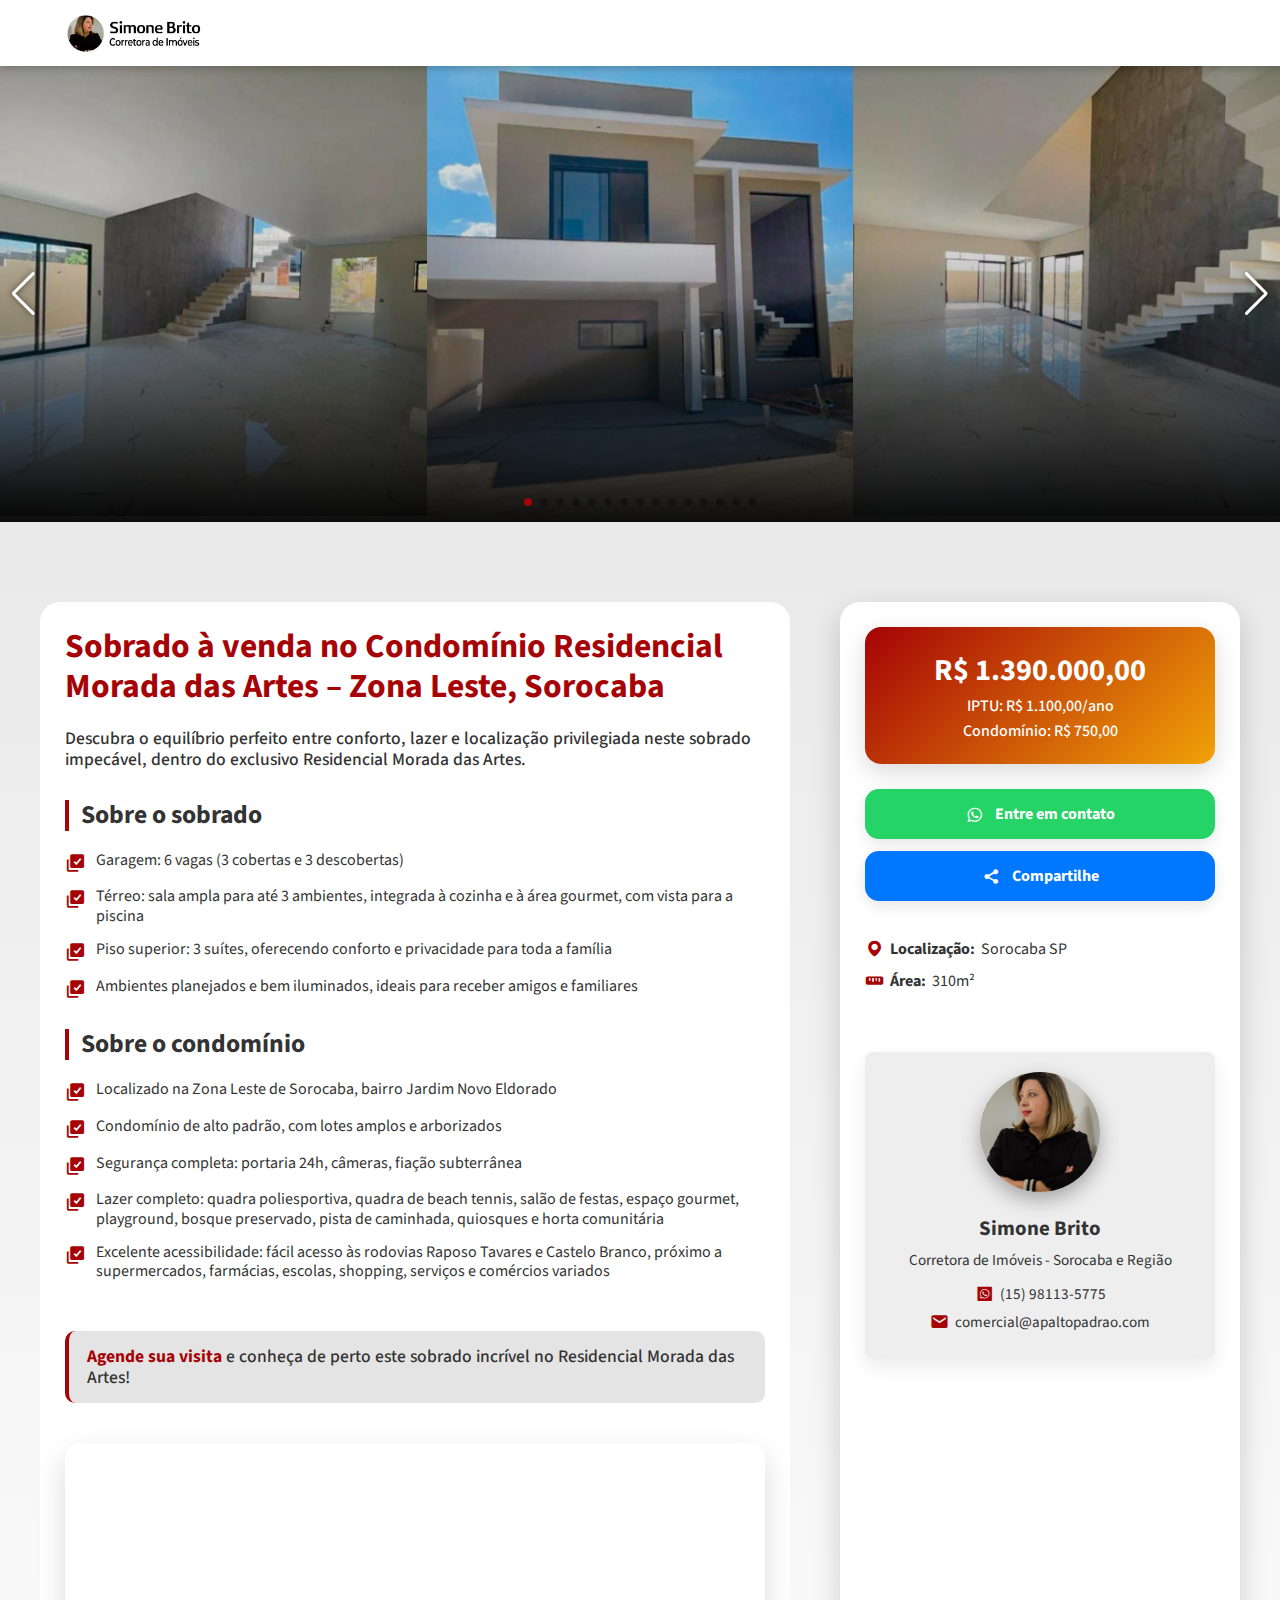
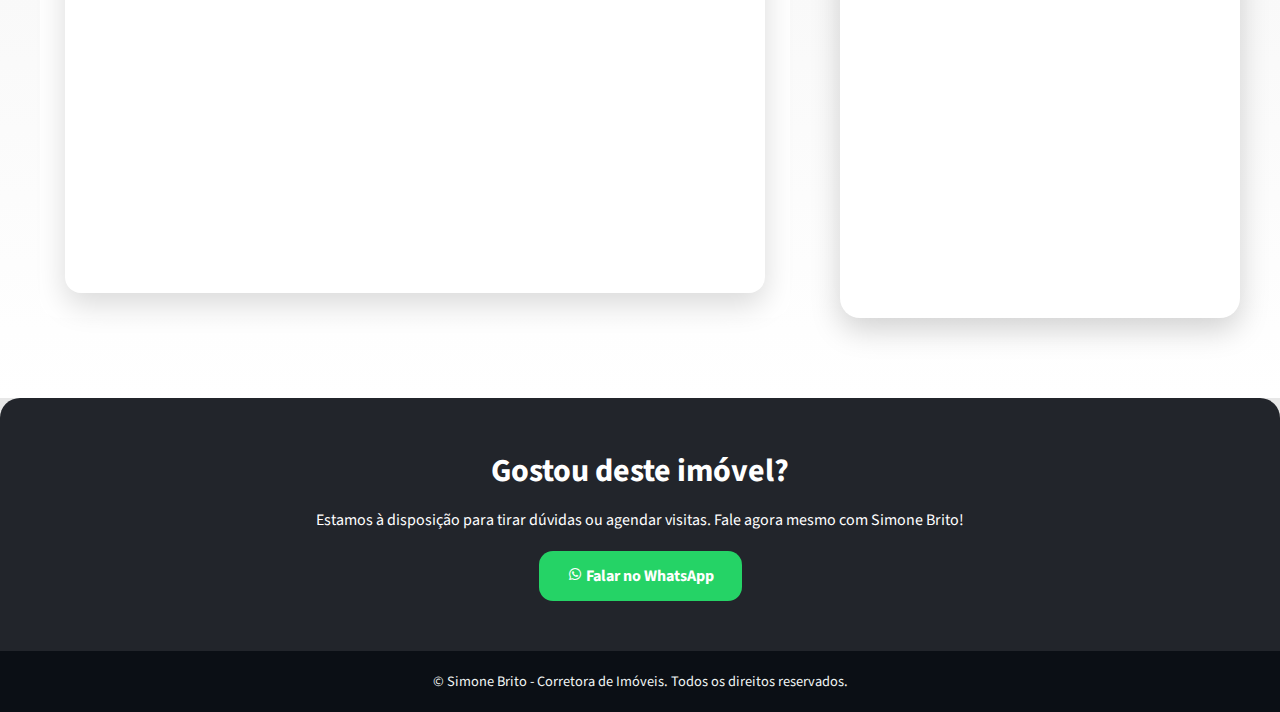
<file: page/singlePageImovel_03.html>
<!DOCTYPE html>
<html lang="pt-br">

<head>
  <meta charset="UTF-8" />
  <meta http-equiv="X-UA-Compatible" content="IE=edge" />
  <meta name="viewport" content="width=device-width, initial-scale=1.0" />
  <link rel="shortcut icon" href="" type="image/x-icon" />

  <!--========== BOXICONS ==========-->
  <link href='https://unpkg.com/boxicons@latest/css/boxicons.min.css' rel='stylesheet'>

  <!-- Swiper CSS -->
  <link rel="stylesheet" href="https://cdn.jsdelivr.net/npm/swiper@11/swiper-bundle.min.css" />



  <!--========== MAIN CSS ==========-->
  <link rel="stylesheet" href="../assets/css/style.css">

  <title>Simone Brito Corretora de Imóveis</title>
</head>

<body>
  <!--========== HEADER ==========-->
  <header class="header">
    <div class="header_container">
      <!-- Logo -->
      <a href="../index.html" class="header_logo">
        <img src="../assets/img/Simone_Brito.png" alt="Logo da Imobiliária">
      </a>

      <!-- Menu -->
      <nav class="header_nav" id="nav-menu">
        <!-- Botão Fechar -->
        <div class="header_close" id="menu-close">
          <i class="bx bx-x"></i>
        </div>

        <!-- <ul class="header_menu">
          <li><a href="#comprar">Comprar</a></li>
          <li><a href="#alugar">Alugar</a></li>
          <li><a href="#lancamentos">Lançamentos</a></li>
          <li><a href="#contato">Contato</a></li>
        </ul> -->
      </nav>

      <!-- Botão CTA -->
      <!-- <a href="#anunciar" class="header_btn">Anunciar Imóvel</a> -->

      <!-- Menu Mobile -->
      <div class="header_toggle" id="menu-toggle">
        <i class="bx bx-menu"></i>
      </div>
    </div>
  </header>
  <section class="singleBanner">
    <div class="swiper singleBannerSwiper">
      <div class="swiper-wrapper">

        <div class="swiper-slide">
          <img src="../assets/img/imoveis_03/1.jpg" alt="Imagem do imóvel 1">
        </div>

        <div class="swiper-slide">
          <img src="../assets/img/imoveis_03/2.jpg" alt="Imagem do imóvel 2">
        </div>

        <div class="swiper-slide">
          <img src="../assets/img/imoveis_03/3.jpg" alt="Imagem do imóvel 3">
        </div>

        <div class="swiper-slide">
          <img src="../assets/img/imoveis_03/4.jpg" alt="Imagem do imóvel 4">
        </div>

        <div class="swiper-slide">
          <img src="../assets/img/imoveis_03/5.jpg" alt="Imagem do imóvel 5">
        </div>

        <div class="swiper-slide">
          <img src="../assets/img/imoveis_03/6.jpg" alt="Imagem do imóvel 6">
        </div>

        <div class="swiper-slide">
          <img src="../assets/img/imoveis_03/7.jpg" alt="Imagem do imóvel 7">
        </div>

        <div class="swiper-slide">
          <img src="../assets/img/imoveis_03/8.jpg" alt="Imagem do imóvel 8">
        </div>

        <div class="swiper-slide">
          <img src="../assets/img/imoveis_03/9.jpg" alt="Imagem do imóvel 9">
        </div>

        <div class="swiper-slide">
          <img src="../assets/img/imoveis_03/10.jpg" alt="Imagem do imóvel 10">
        </div>

        <div class="swiper-slide">
          <img src="../assets/img/imoveis_03/11.jpg" alt="Imagem do imóvel 11">
        </div>

        <div class="swiper-slide">
          <img src="../assets/img/imoveis_03/12.jpg" alt="Imagem do imóvel 12">
        </div>

        <div class="swiper-slide">
          <img src="../assets/img/imoveis_03/13.jpg" alt="Imagem do imóvel 13">
        </div>

        <div class="swiper-slide">
          <img src="../assets/img/imoveis_03/14.jpg" alt="Imagem do imóvel 14">
        </div>

        <div class="swiper-slide">
          <img src="../assets/img/imoveis_03/15.jpg" alt="Imagem do imóvel 15">
        </div>



      </div>

      <div class="swiper-pagination"></div>

      <div class="swiper-button-next"></div>
      <div class="swiper-button-prev"></div>
    </div>
  </section>
 

  <!--========== DETALHES DO IMÓVEL ==========-->
  <section class="single-property-details">
    <div class="container-single">
      <div class="property-grid">

        <!-- Coluna ESQUERDA - Descrição do imóvel -->
        <div class="property-info">
          <h2>Sobrado à venda no Condomínio Residencial Morada das Artes – Zona Leste, Sorocaba
          </h2>
          <p>Descubra o equilíbrio perfeito entre conforto, lazer e localização privilegiada neste sobrado impecável,
            dentro do exclusivo Residencial Morada das Artes.</p>

          <!-- Lista de benefícios do condomínio -->
          <h3></h3>
          <h3>Sobre o sobrado</h3>
          <ul class="features-list">
            <li><i class='bx bxs-select-multiple'></i> Garagem: 6 vagas (3 cobertas e 3 descobertas)</li>
            <li><i class='bx bxs-select-multiple'></i> Térreo: sala ampla para até 3 ambientes, integrada à cozinha e à
              área gourmet, com vista para a piscina</li>
            <li><i class='bx bxs-select-multiple'></i> Piso superior: 3 suítes, oferecendo conforto e privacidade para
              toda a família</li>
            <li><i class='bx bxs-select-multiple'></i> Ambientes planejados e bem iluminados, ideais para receber amigos
              e familiares</li>


          </ul>
          <h3>Sobre o condomínio</h3>
          <ul class="features-list">
            <li><i class='bx bxs-select-multiple'></i> Localizado na Zona Leste de Sorocaba, bairro Jardim Novo Eldorado
            </li>
            <li><i class='bx bxs-select-multiple'></i> Condomínio de alto padrão, com lotes amplos e arborizados</li>
            <li><i class='bx bxs-select-multiple'></i> Segurança completa: portaria 24h, câmeras, fiação subterrânea
            </li>
            <li><i class='bx bxs-select-multiple'></i> Lazer completo: quadra poliesportiva, quadra de beach tennis,
              salão de festas, espaço gourmet, playground, bosque preservado, pista de caminhada, quiosques e horta
              comunitária</li>
            <li><i class='bx bxs-select-multiple'></i> Excelente acessibilidade: fácil acesso às rodovias Raposo Tavares
              e Castelo Branco, próximo a supermercados, farmácias, escolas, shopping, serviços e comércios variados
            </li>

          </ul>

          <!-- Box de chamada para ação -->
          <div class="call-to-action-box">
            <p></p>
            <p><strong>Agende sua visita</strong> e conheça de perto este sobrado incrível no Residencial Morada das
              Artes!</p>
          </div>

          <!-- Vídeo do imóvel -->
          <div class="property-video">
            <iframe width="100%" height="450" src="https://www.youtube.com/embed/adicionar" title="Vídeo do Imóvel"
              frameborder="0"
              allow="accelerometer; autoplay; clipboard-write; encrypted-media; gyroscope; picture-in-picture"
              allowfullscreen>
            </iframe>
          </div>
        </div>


        <!-- Coluna DIREITA - Informações rápidas -->
        <div class="property-sidebar">
          <!-- Preço -->
          <div class="single-price-box">
            <div class="single-property-price">
              <!-- <div class="single-old-price">R$ 2.690.000</div> -->
              <div class="single-new-price">R$ 1.390.000,00</div>
            </div>
            <p class="single-price-sub">IPTU: R$ 1.100,00/ano</p>
            <p class="single-price-sub">Condomínio: R$ 750,00</p>
          </div>

          <!-- Botões de contato e compartilhamento -->
          <div class="action-buttons">
            <a href="https://api.whatsapp.com/send?phone=5515981135775" target="_blank" class="btn-contact">
              <i class='bx bxl-whatsapp'></i> Entre em contato
            </a>
            <a href="#" class="btn-share">
              <i class='bx bxs-share-alt'></i> Compartilhe
            </a>
          </div>

          <!-- Informações adicionais -->
          <div class="additional-info">
            <p><i class='bx bxs-map'></i> <strong>Localização:</strong> Sorocaba SP </p>
            <p><i class='bx bxs-ruler'></i> <strong>Área:</strong> 310m²</p>
          </div>

          <!-- Card da corretora -->
          <div class="agent-card">
            <img src="../assets/img/Simone Brito_01.png" alt="Simone Brito" class="agent-photo">
            <div class="agent-info">
              <h4>Simone Brito</h4>
              <p class="role">Corretora de Imóveis - Sorocaba e Região</p>
              <p><i class='bx bxl-whatsapp-square'></i> (15) 98113-5775</p>
              <p><i class='bx bxs-envelope'></i> comercial@apaltopadrao.com</p>
            </div>
          </div>
        </div>
      </div>
    </div>
  </section>


  <!--========== CTA FINAL ==========-->
  <section class="ctaSingle">
    <h2>Gostou deste imóvel?</h2>
    <p>Estamos à disposição para tirar dúvidas ou agendar visitas. Fale agora mesmo com Simone Brito!</p>
    <a href="https://api.whatsapp.com/send?phone=5515981135775" target="_blank" class="btn-whatsapp">
      <i class='bx bxl-whatsapp'></i> Falar no WhatsApp
    </a>
  </section>


  <!--========== FOOTER ==========-->
  <footer class="footerSingle">
    © <span id="year">Simone Brito - </span>Corretora de Imóveis. Todos os direitos reservados.
  </footer>


  <!-- SwiperJS -->
  <script src="https://cdn.jsdelivr.net/npm/swiper@11/swiper-bundle.min.js"></script>
  <script src="../assets/js/main.js"></script>
  <!-- main.js -->


  <script>
    const singleBanner = new Swiper(".singleBannerSwiper", {
      slidesPerView: 3,
      spaceBetween: 0,
      loop: true,
      navigation: {
        nextEl: ".singleBannerSwiper .swiper-button-next",
        prevEl: ".singleBannerSwiper .swiper-button-prev",
      },
      pagination: {
        el: ".singleBannerSwiper .swiper-pagination",
        clickable: true,
      },
      breakpoints: {
        900: { slidesPerView: 3 },
        600: { slidesPerView: 2 },
        300: { slidesPerView: 1 },
      },
    });
  </script>


</body>

</html>
</file>
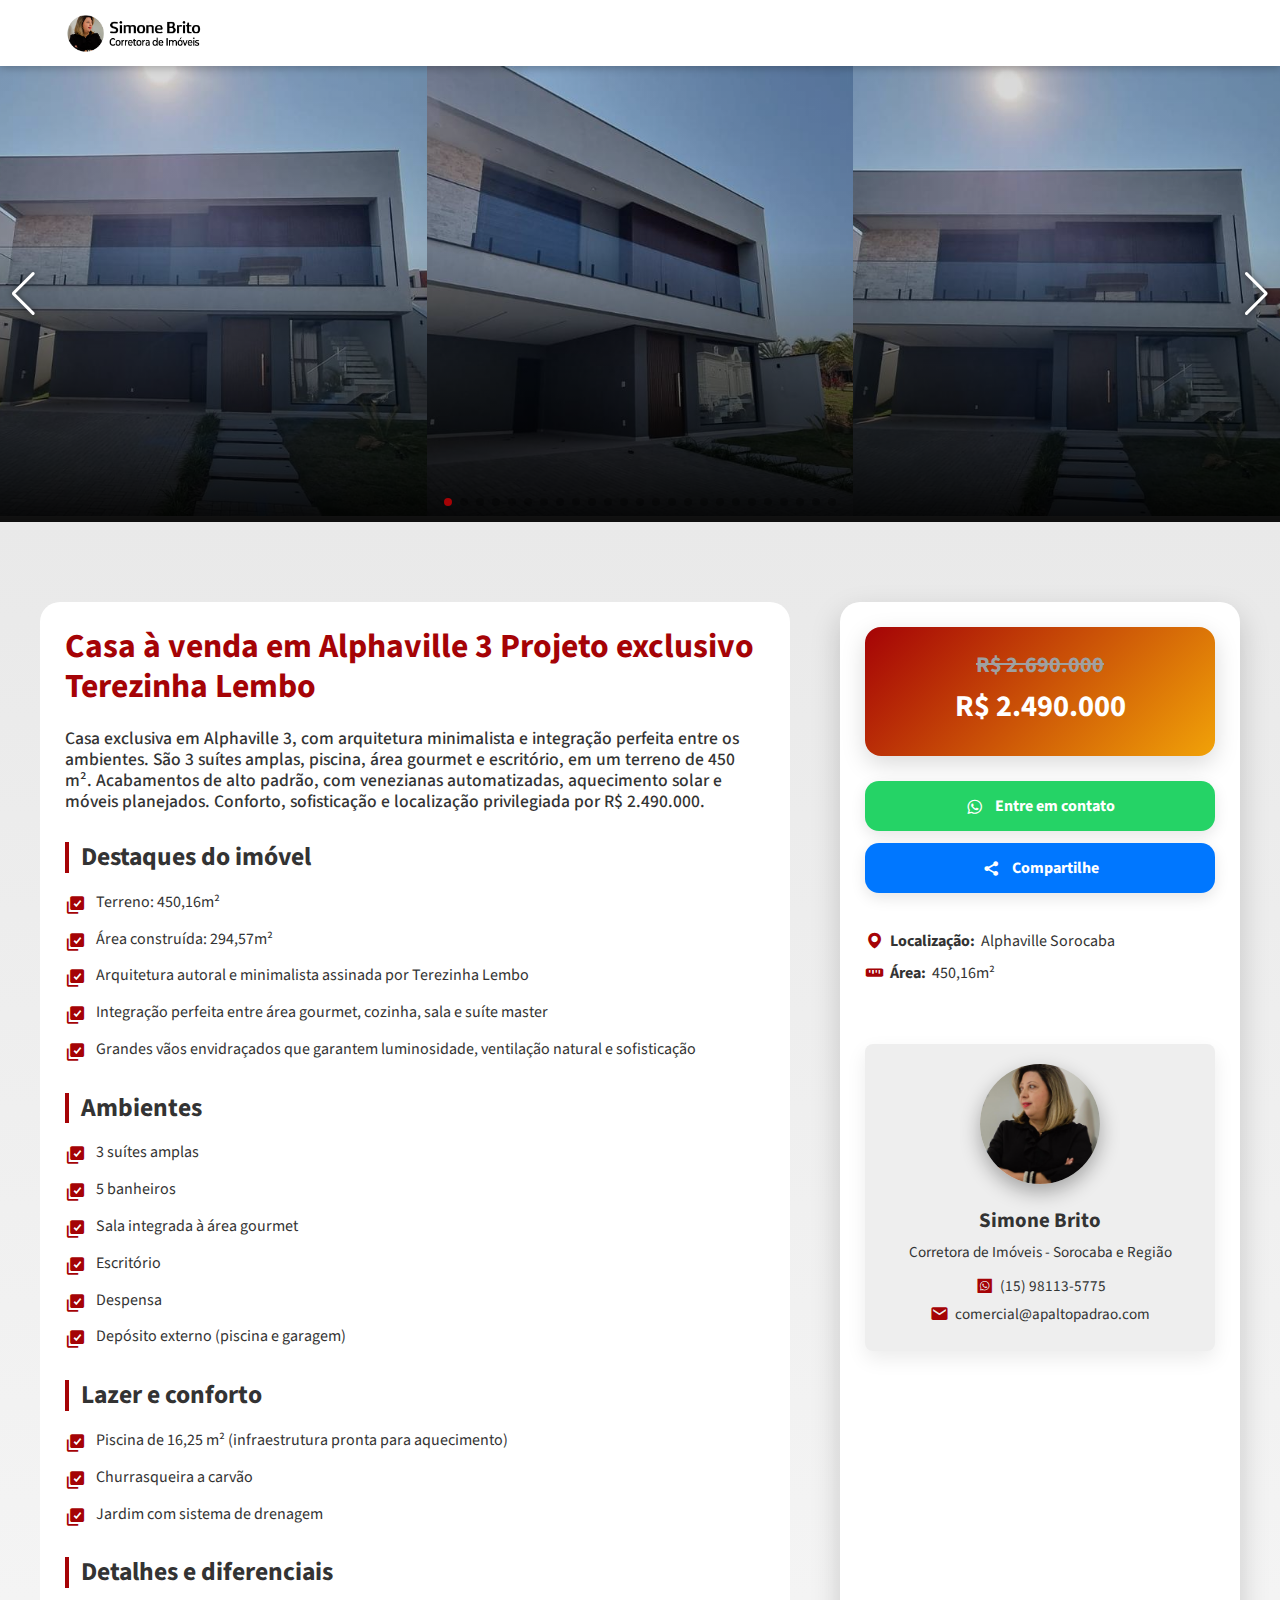
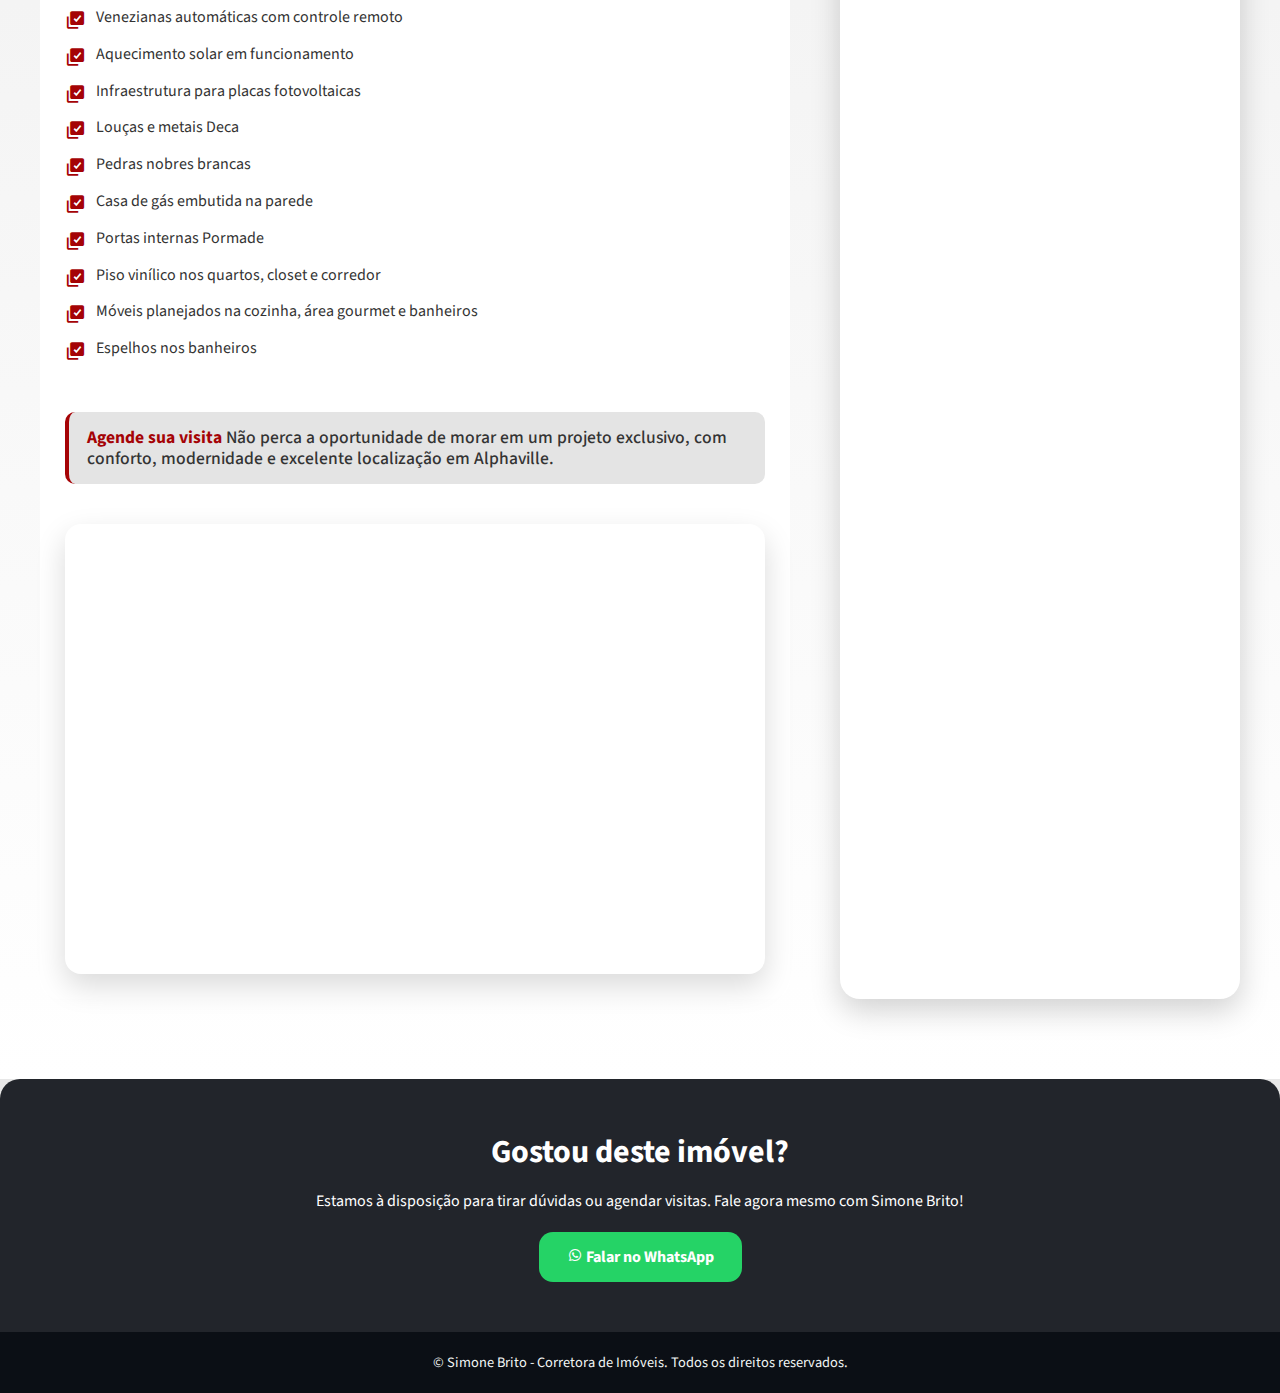
<file: page/singlePageImovel_04.html>
<!DOCTYPE html>
<html lang="pt-br">

<head>
  <meta charset="UTF-8" />
  <meta http-equiv="X-UA-Compatible" content="IE=edge" />
  <meta name="viewport" content="width=device-width, initial-scale=1.0" />
  <link rel="shortcut icon" href="" type="image/x-icon" />

  <!--========== BOXICONS ==========-->
  <link href='https://unpkg.com/boxicons@latest/css/boxicons.min.css' rel='stylesheet'>

  <!-- Swiper CSS -->
  <link rel="stylesheet" href="https://cdn.jsdelivr.net/npm/swiper@11/swiper-bundle.min.css" />



  <!--========== MAIN CSS ==========-->
  <link rel="stylesheet" href="../assets/css/style.css">

  <title>Simone Brito Corretora de Imóveis</title>
</head>

<body>
  <!--========== HEADER ==========-->
  <header class="header">
    <div class="header_container">
      <!-- Logo -->
      <a href="../index.html" class="header_logo">
        <img src="../assets/img/Simone_Brito.png" alt="Logo da Imobiliária">
      </a>

      <!-- Menu -->
      <nav class="header_nav" id="nav-menu">
        <!-- Botão Fechar -->
        <div class="header_close" id="menu-close">
          <i class="bx bx-x"></i>
        </div>

        <!-- <ul class="header_menu">
          <li><a href="#comprar">Comprar</a></li>
          <li><a href="#alugar">Alugar</a></li>
          <li><a href="#lancamentos">Lançamentos</a></li>
          <li><a href="#contato">Contato</a></li>
        </ul> -->
      </nav>

      <!-- Botão CTA -->
      <!-- <a href="#anunciar" class="header_btn">Anunciar Imóvel</a> -->

      <!-- Menu Mobile -->
      <div class="header_toggle" id="menu-toggle">
        <i class="bx bx-menu"></i>
      </div>
    </div>
  </header>

  <section class="singleBanner">
    <div class="swiper singleBannerSwiper">
      <div class="swiper-wrapper">

        <div class="swiper-slide">
          <img src="../assets/img/imoveis_04/1.jpg" alt="Imagem do imóvel 1">
        </div>

        <div class="swiper-slide">
          <img src="../assets/img/imoveis_04/2.jpg" alt="Imagem do imóvel 2">
        </div>

        <div class="swiper-slide">
          <img src="../assets/img/imoveis_04/3.jpg" alt="Imagem do imóvel 3">
        </div>

        <div class="swiper-slide">
          <img src="../assets/img/imoveis_04/4.jpg" alt="Imagem do imóvel 4">
        </div>

        <div class="swiper-slide">
          <img src="../assets/img/imoveis_04/5.jpg" alt="Imagem do imóvel 5">
        </div>

        <div class="swiper-slide">
          <img src="../assets/img/imoveis_04/6.jpg" alt="Imagem do imóvel 6">
        </div>

        <div class="swiper-slide">
          <img src="../assets/img/imoveis_04/7.jpg" alt="Imagem do imóvel 7">
        </div>

        <div class="swiper-slide">
          <img src="../assets/img/imoveis_04/8.jpg" alt="Imagem do imóvel 8">
        </div>

        <div class="swiper-slide">
          <img src="../assets/img/imoveis_04/9.jpg" alt="Imagem do imóvel 9">
        </div>

        <div class="swiper-slide">
          <img src="../assets/img/imoveis_04/10.jpg" alt="Imagem do imóvel 10">
        </div>

        <div class="swiper-slide">
          <img src="../assets/img/imoveis_04/11.jpg" alt="Imagem do imóvel 11">
        </div>

        <div class="swiper-slide">
          <img src="../assets/img/imoveis_04/12.jpg" alt="Imagem do imóvel 12">
        </div>

        <div class="swiper-slide">
          <img src="../assets/img/imoveis_04/13.jpg" alt="Imagem do imóvel 13">
        </div>

        <div class="swiper-slide">
          <img src="../assets/img/imoveis_04/14.jpg" alt="Imagem do imóvel 14">
        </div>

        <div class="swiper-slide">
          <img src="../assets/img/imoveis_04/15.jpg" alt="Imagem do imóvel 15">
        </div>

        <div class="swiper-slide">
          <img src="../assets/img/imoveis_04/16.jpg" alt="Imagem do imóvel 16">
        </div>

        <div class="swiper-slide">
          <img src="../assets/img/imoveis_04/17.jpg" alt="Imagem do imóvel 17">
        </div>

        <div class="swiper-slide">
          <img src="../assets/img/imoveis_04/18.jpg" alt="Imagem do imóvel 18">
        </div>

        <div class="swiper-slide">
          <img src="../assets/img/imoveis_04/19.jpg" alt="Imagem do imóvel 19">
        </div>

        <div class="swiper-slide">
          <img src="../assets/img/imoveis_04/20.jpg" alt="Imagem do imóvel 20">
        </div>

        <div class="swiper-slide">
          <img src="../assets/img/imoveis_04/21.jpg" alt="Imagem do imóvel 21">
        </div>

        <div class="swiper-slide">
          <img src="../assets/img/imoveis_04/22.jpg" alt="Imagem do imóvel 22">
        </div>

        <div class="swiper-slide">
          <img src="../assets/img/imoveis_04/23.jpg" alt="Imagem do imóvel 23">
        </div>

        <div class="swiper-slide">
          <img src="../assets/img/imoveis_04/24.jpg" alt="Imagem do imóvel 24">
        </div>

        <div class="swiper-slide">
          <img src="../assets/img/imoveis_04/25.jpg" alt="Imagem do imóvel 25">
        </div>



      </div>

      <div class="swiper-pagination"></div>

      <div class="swiper-button-next"></div>
      <div class="swiper-button-prev"></div>
    </div>
  </section> 


  <!--========== DETALHES DO IMÓVEL ==========-->
  <section class="single-property-details">
    <div class="container-single">
      <div class="property-grid">

        <!-- Coluna ESQUERDA - Descrição do imóvel -->
        <div class="property-info">
          <h2>Casa à venda em Alphaville 3 Projeto exclusivo Terezinha Lembo</h2>
          <p>Casa exclusiva em Alphaville 3, com arquitetura minimalista e integração perfeita entre os ambientes. São 3
            suítes amplas, piscina, área gourmet e escritório, em um terreno de 450 m². Acabamentos de alto padrão, com
            venezianas automatizadas, aquecimento solar e móveis planejados. Conforto, sofisticação e localização
            privilegiada por R$ 2.490.000.</p>

          <!-- Lista de benefícios do condomínio -->
          <h3></h3>
          <h3>Destaques do imóvel</h3>
          <ul class="features-list">
            <li><i class='bx bxs-select-multiple'></i> Terreno: 450,16m²</li>
            <li><i class='bx bxs-select-multiple'></i> Área construída: 294,57m²</li>
            <li><i class='bx bxs-select-multiple'></i> Arquitetura autoral e minimalista assinada por Terezinha Lembo
            </li>
            <li><i class='bx bxs-select-multiple'></i> Integração perfeita entre área gourmet, cozinha, sala e suíte
              master</li>
            <li><i class='bx bxs-select-multiple'></i> Grandes vãos envidraçados que garantem luminosidade, ventilação
              natural e sofisticação</li>


          </ul>
          <h3>Ambientes</h3>
          <ul class="features-list">
            <li><i class='bx bxs-select-multiple'></i> 3 suítes amplas</li>
            <li><i class='bx bxs-select-multiple'></i> 5 banheiros</li>
            <li><i class='bx bxs-select-multiple'></i> Sala integrada à área gourmet</li>
            <li><i class='bx bxs-select-multiple'></i> Escritório</li>
            <li><i class='bx bxs-select-multiple'></i> Despensa</li>
            <li><i class='bx bxs-select-multiple'></i> Depósito externo (piscina e garagem)</li>

          </ul>

          <h3>Lazer e conforto</h3>
          <ul class="features-list">
            <li><i class='bx bxs-select-multiple'></i> Piscina de 16,25 m² (infraestrutura pronta para aquecimento)</li>
            <li><i class='bx bxs-select-multiple'></i> Churrasqueira a carvão</li>
            <li><i class='bx bxs-select-multiple'></i> Jardim com sistema de drenagem</li>

          </ul>

          <h3>Detalhes e diferenciais</h3>
          <ul class="features-list">
            <li><i class='bx bxs-select-multiple'></i> Venezianas automáticas com controle remoto</li>
            <li><i class='bx bxs-select-multiple'></i> Aquecimento solar em funcionamento</li>
            <li><i class='bx bxs-select-multiple'></i> Infraestrutura para placas fotovoltaicas</li>
            <li><i class='bx bxs-select-multiple'></i> Louças e metais Deca</li>
            <li><i class='bx bxs-select-multiple'></i> Pedras nobres brancas</li>
            <li><i class='bx bxs-select-multiple'></i> Casa de gás embutida na parede</li>
            <li><i class='bx bxs-select-multiple'></i> Portas internas Pormade</li>
            <li><i class='bx bxs-select-multiple'></i> Piso vinílico nos quartos, closet e corredor</li>
            <li><i class='bx bxs-select-multiple'></i> Móveis planejados na cozinha, área gourmet e banheiros</li>
            <li><i class='bx bxs-select-multiple'></i>Espelhos nos banheiros</li>
          </ul>




          <!-- Box de chamada para ação -->
          <div class="call-to-action-box">
            <p></p>
            <p><strong>Agende sua visita</strong> Não perca a oportunidade de morar em um projeto exclusivo, com
              conforto, modernidade e excelente localização em Alphaville.</p>
          </div>

          <!-- Vídeo do imóvel -->
          <div class="property-video">
            <iframe width="100%" height="450" src="https://www.youtube.com/embed/adicionar" title="Vídeo do Imóvel"
              frameborder="0"
              allow="accelerometer; autoplay; clipboard-write; encrypted-media; gyroscope; picture-in-picture"
              allowfullscreen>
            </iframe>
          </div>
        </div>


        <!-- Coluna DIREITA - Informações rápidas -->
        <div class="property-sidebar">
          <!-- Preço -->
          <div class="single-price-box">
            <div class="single-property-price">
              <div class="single-old-price">R$ 2.690.000</div>
              <div class="single-new-price">R$ 2.490.000</div>
            </div>
            <p class="single-price-sub"></p>
            <p class="single-price-sub"></p>
          </div>

          <!-- Botões de contato e compartilhamento -->
          <div class="action-buttons">
            <a href="https://api.whatsapp.com/send?phone=5515981135775" target="_blank" class="btn-contact">
              <i class='bx bxl-whatsapp'></i> Entre em contato
            </a>
            <a href="#" class="btn-share">
              <i class='bx bxs-share-alt'></i> Compartilhe
            </a>
          </div>

          <!-- Informações adicionais -->
          <div class="additional-info">
            <p><i class='bx bxs-map'></i> <strong>Localização:</strong> Alphaville Sorocaba</p>
            <p><i class='bx bxs-ruler'></i> <strong>Área:</strong> 450,16m²</p>
          </div>

          <!-- Card da corretora -->
          <div class="agent-card">
            <img src="../assets/img/Simone Brito_01.png" alt="Simone Brito" class="agent-photo">
            <div class="agent-info">
              <h4>Simone Brito</h4>
              <p class="role">Corretora de Imóveis - Sorocaba e Região</p>
              <p><i class='bx bxl-whatsapp-square'></i> (15) 98113-5775</p>
              <p><i class='bx bxs-envelope'></i> comercial@apaltopadrao.com</p>
            </div>
          </div>
        </div>
      </div>
    </div>
  </section>


  <!--========== CTA FINAL ==========-->
  <section class="ctaSingle">
    <h2>Gostou deste imóvel?</h2>
    <p>Estamos à disposição para tirar dúvidas ou agendar visitas. Fale agora mesmo com Simone Brito!</p>
    <a href="https://api.whatsapp.com/send?phone=5515981135775" target="_blank" class="btn-whatsapp">
      <i class='bx bxl-whatsapp'></i> Falar no WhatsApp
    </a>
  </section>


  <!--========== FOOTER ==========-->
  <footer class="footerSingle">
    © <span id="year">Simone Brito - </span>Corretora de Imóveis. Todos os direitos reservados.
  </footer>


  <!-- SwiperJS -->
  <script src="https://cdn.jsdelivr.net/npm/swiper@11/swiper-bundle.min.js"></script>
  <script src="../assets/js/main.js"></script>
  <!-- main.js -->


  <script>
    const singleBanner = new Swiper(".singleBannerSwiper", {
      slidesPerView: 3,
      spaceBetween: 0,
      loop: true,
      navigation: {
        nextEl: ".singleBannerSwiper .swiper-button-next",
        prevEl: ".singleBannerSwiper .swiper-button-prev",
      },
      pagination: {
        el: ".singleBannerSwiper .swiper-pagination",
        clickable: true,
      },
      breakpoints: {
        900: { slidesPerView: 3 },
        600: { slidesPerView: 2 },
        300: { slidesPerView: 1 },
      },
    });
  </script>


</body>

</html>
</file>
<file: assets/css/style.css>
/*===== Google fonts =====*/
@import url("https://fonts.googleapis.com/css2?family=Source+Sans+Pro:wght@200;300;400;600;700;900&display=swap");

/*===== Boxicon =====*/
@import url("https://unpkg.com/boxicons@2.0.7/css/boxicons.min.css");

/* ===== Font-awesome Import Link ===== */
@import url("https://cdnjs.cloudflare.com/ajax/libs/font-awesome/6.5.1/css/all.min.css");

/*===== Componentes CSS =====*/
@import "header.css";
@import "banner.css";
@import "buscaImoveis.css";
@import "info.css";
@import "cardsImoveis.css";
@import "footer.css";

@import "singlePage.css";

/*===== Root =====*/
:root {
  --AzulClaro: #007cb1;
  --AzulEscuro: #048fcb;
  --VermelhoClaro: #a50306;
  --VermelhoEscuro: #830103;

  --Cinza: #333333;
  --Cinza1: #323434;
  --Cinza2: #717f7f;
  --Cinza3: #a0a0a0;
  --Cinza4: #e4e4e4;
  --Cinza5: #f1f5f4;
  --White: white;

  --ExtraPequena: 8px;
  --Pequena: 12px;
  --ExtraMedia: 14px;
  --Media: 16px;
  --Grande: 20px;
  --ExtraGrande: 35px;
}

::-webkit-scrollbar {
  width: 12px;
  height: 10px;
  background-color: #9c9c9c;
}

::-webkit-scrollbar-thumb {
  background-color: #b8b8b8;
  border-radius: 4px;
}

::-webkit-scrollbar-thumb:hover {
  background-color: #9c9c9c;
}

.hidden {
  display: none;
}

/*===== Reset CSS =====*/
* {
  margin: 0;
  padding: 0;
  box-sizing: border-box;
  outline: none;
  list-style-type: none;
  text-decoration: none;
  font-family: "Source Sans Pro", sans-serif;
  scroll-behavior: smooth;
  scrollbar-width: thin;
}

body {
  font-family: "Source", sans-serif;
  font-weight: 400;
  height: 100%;
  scroll-behavior: smooth;
  overflow-x: hidden;
  background-color: #e7e7e7;
}
</file>
